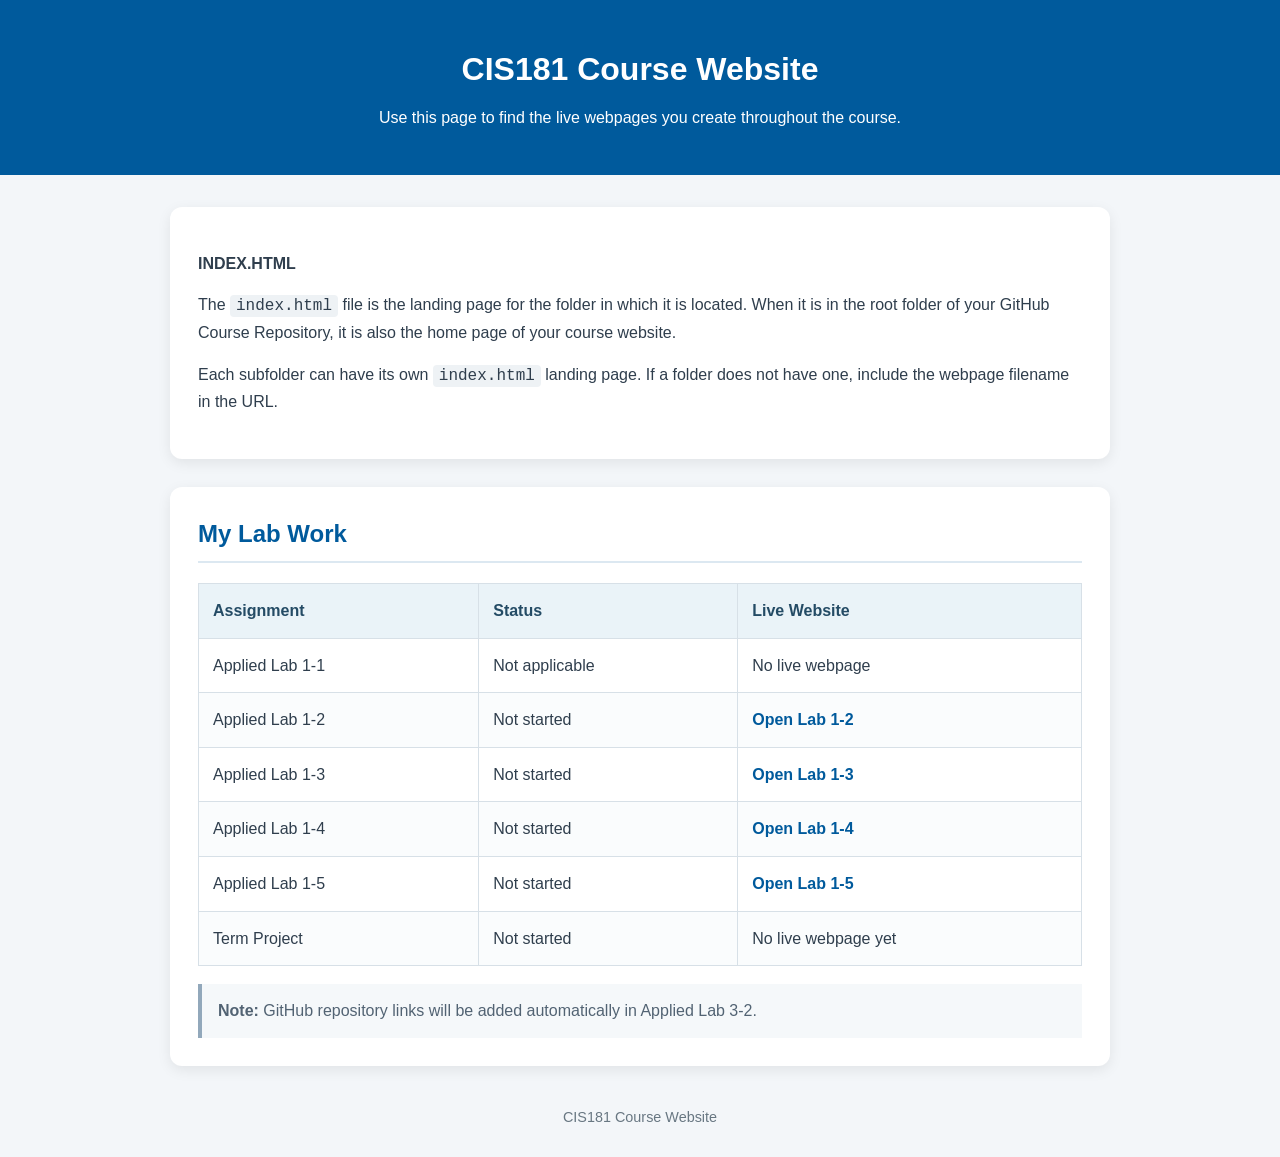
<file: index.html>
<!DOCTYPE html>
<html lang="en">
<head>
    <meta charset="UTF-8">
    <meta name="viewport" content="width=device-width, initial-scale=1.0">
    <title>CIS181 Course Website</title>
    <style>
        * { box-sizing: border-box; }
        body { margin: 0; background: #f3f6f9; color: #2f3e4d; font-family: Arial, Helvetica, sans-serif; line-height: 1.6; }
        .page-header { padding: 44px 20px; color: #ffffff; background: #005a9c; text-align: center; }
        .page-header h1 { margin: 0; }
        .page-header p { max-width: 720px; margin: 10px auto 0; }
        .container { max-width: 980px; margin: 32px auto; padding: 0 20px; }
        section { margin-bottom: 28px; padding: 28px; background: #ffffff; border-radius: 12px; box-shadow: 0 4px 14px rgb(0 0 0 / 8%); }
        h2 { margin-top: 0; padding-bottom: 8px; color: #005a9c; border-bottom: 2px solid #dce8f1; }
        code { padding: 2px 6px; background: #eef2f5; border-radius: 4px; font-family: Consolas, Monaco, monospace; }
        .callout-note { margin: 18px 0 0; padding: 14px 16px; color: #526373; background: #f5f8fa; border-left: 4px solid #92a8bb; }
        table { width: 100%; border-collapse: collapse; }
        th, td { padding: 14px; border: 1px solid #d7e0e7; text-align: left; vertical-align: top; }
        th { color: #244b65; background: #eaf3f8; }
        tbody tr:nth-child(even) { background: #fafcfd; }
        .status { white-space: nowrap; }
        .live-link { color: #005a9c; font-weight: bold; text-decoration: none; }
        .live-link:hover, .live-link:focus { text-decoration: underline; }
        footer { padding: 8px 20px 32px; color: #687782; text-align: center; font-size: 0.9rem; }
        @media (max-width: 650px) { .page-header { padding: 36px 18px; } section { padding: 22px; } th, td { padding: 10px; } .status { white-space: normal; } }
    </style>
</head>
<body>
    <header class="page-header">
        <h1>CIS181 Course Website</h1>
        <p>Use this page to find the live webpages you create throughout the course.</p>
    </header>

    <main class="container">
        <section>
            <p><strong>INDEX.HTML</strong></p>
            <p>The <code>index.html</code> file is the landing page for the folder in which it is located. When it is in the root folder of your GitHub Course Repository, it is also the home page of your course website.</p>
            <p>Each subfolder can have its own <code>index.html</code> landing page. If a folder does not have one, include the webpage filename in the URL.</p>
        </section>

        <section>
            <h2>My Lab Work</h2>
            <table>
                <thead>
                    <tr>
                        <th>Assignment</th>
                        <th>Status</th>
                        <th>Live Website</th>
                    </tr>
                </thead>
                <tbody>
                    <tr><td>Applied Lab 1-1</td><td class="status">Not applicable</td><td>No live webpage</td></tr>
                    <tr><td>Applied Lab 1-2</td><td class="status">Not started</td><td><a class="live-link" href="lab1-2/">Open Lab 1-2</a></td></tr>
                    <tr><td>Applied Lab 1-3</td><td class="status">Not started</td><td><a class="live-link" href="lab1-3/">Open Lab 1-3</a></td></tr>
                    <tr><td>Applied Lab 1-4</td><td class="status">Not started</td><td><a class="live-link" href="lab1-4/">Open Lab 1-4</a></td></tr>
                    <tr><td>Applied Lab 1-5</td><td class="status">Not started</td><td><a class="live-link" href="lab1-5/">Open Lab 1-5</a></td></tr>
                    <tr><td>Term Project</td><td class="status">Not started</td><td>No live webpage yet</td></tr>
                </tbody>
            </table>
            <p class="callout-note"><strong>Note:</strong> GitHub repository links will be added automatically in Applied Lab 3-2.</p>
        </section>
    </main>

    <footer>CIS181 Course Website</footer>
</body>
</html>
</file>
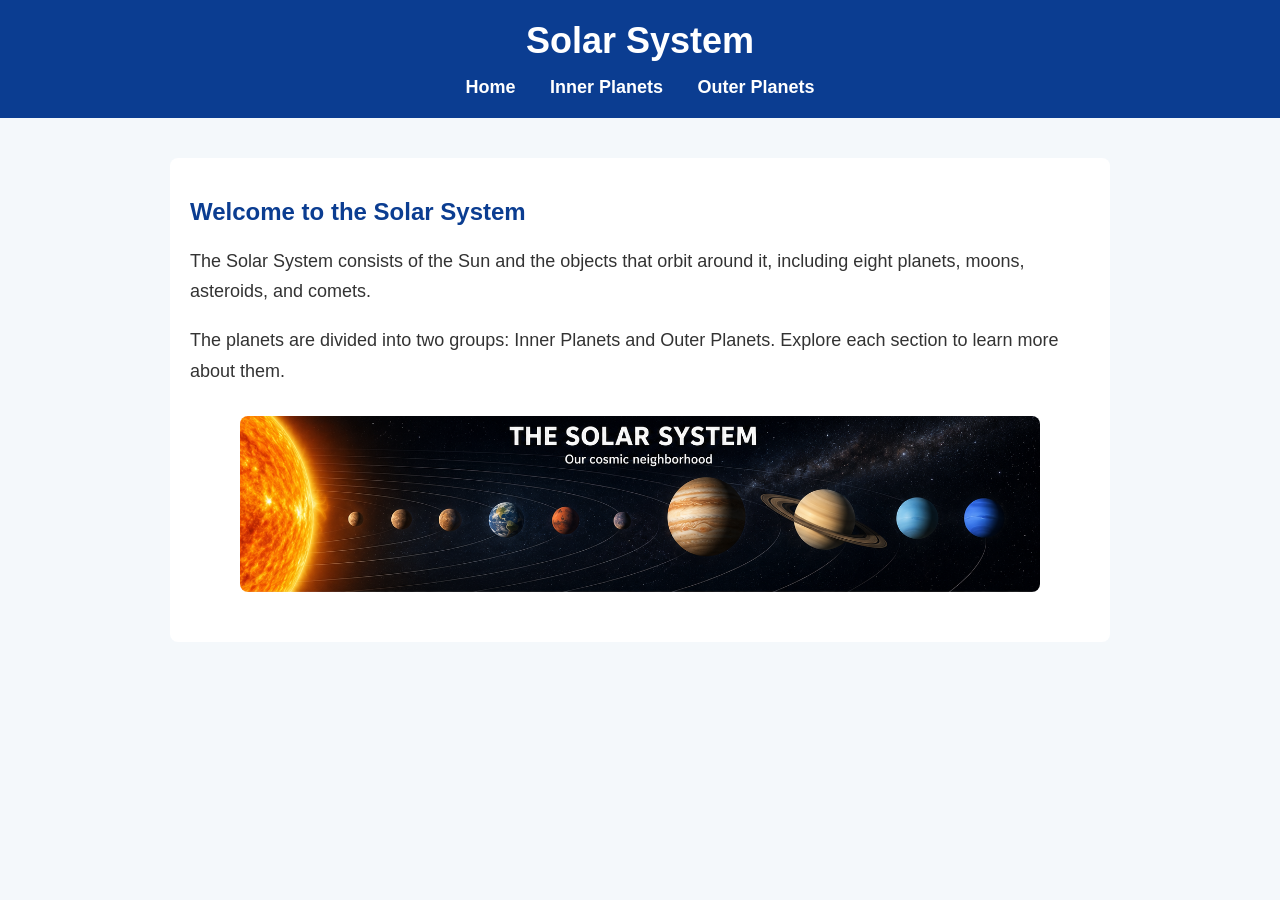
<file: lab1-2/index.html>
<!DOCTYPE html>
<html lang="en">
<head>
  <meta charset="UTF-8">
  <meta name="viewport" content="width=device-width, initial-scale=1.0">
  <title>Our Solar System</title>
  <link rel="stylesheet" href="css/styles.css">
</head>
<body>

<header>
  <h1>Solar System</h1>
  <nav>
    <a href="index.html">Home</a>
    <a href="inner-planets.html">Inner Planets</a>
    <a href="outer-planets.html">Outer Planets</a>
  </nav>
</header>

<main>
  <h2>Welcome to the Solar System</h2>

  <p>
    The Solar System consists of the Sun and the objects that orbit around it,
    including eight planets, moons, asteroids, and comets.
  </p>

  <p>
    The planets are divided into two groups: Inner Planets and Outer Planets.
    Explore each section to learn more about them.
  </p>

  <img src="images/solar-system.png" alt="Solar System Overview" width="800">
</main>

</body>
</html>
</file>
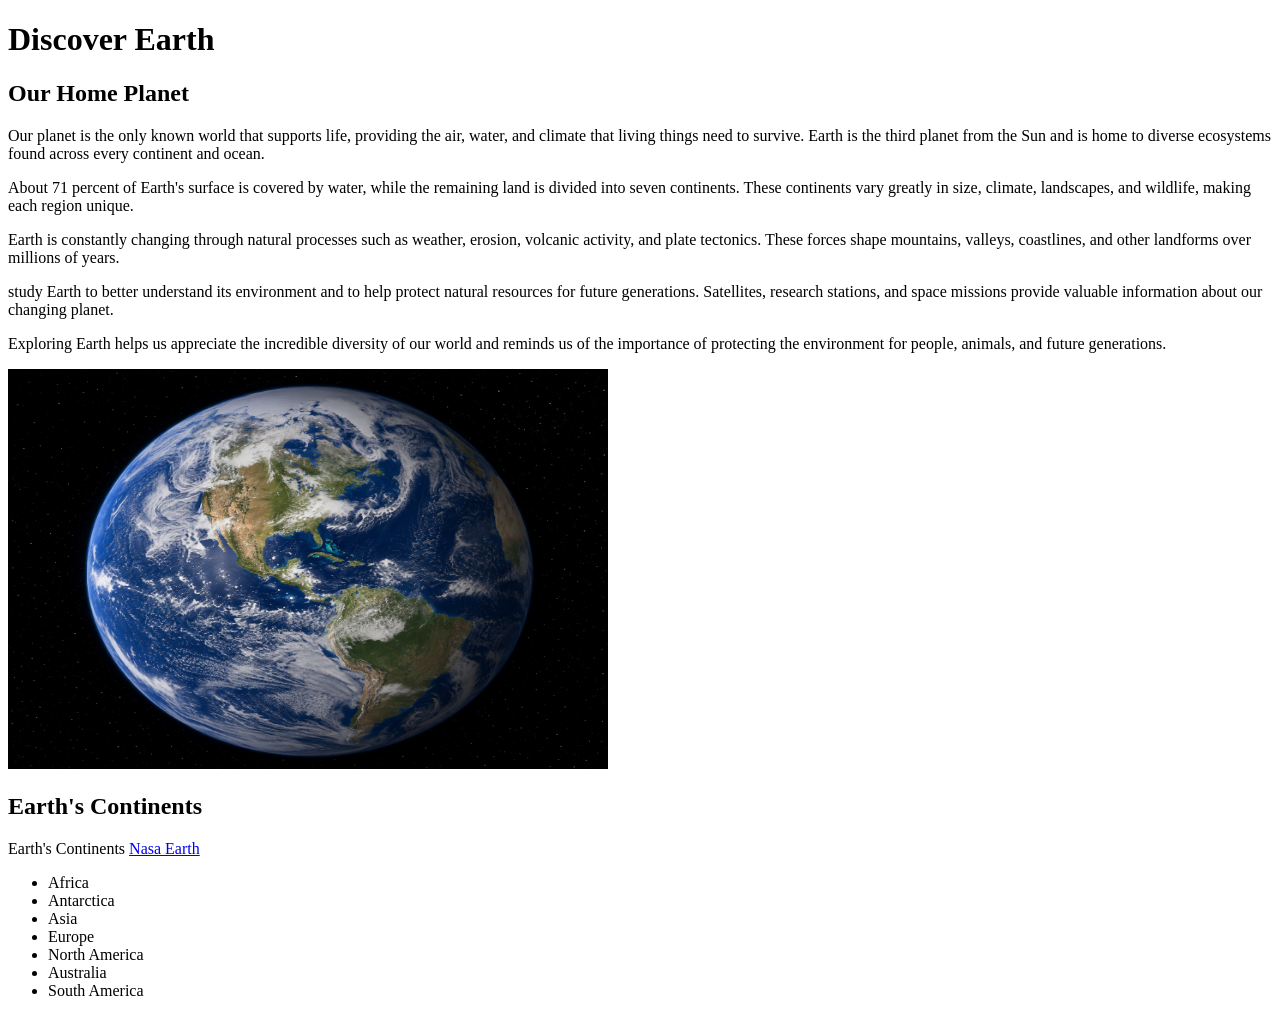
<file: lab1-3/index.html>
<!DOCTYPE html>
<html lang="en">
<head>
    <meta charset="UTF-8">
    <meta name="viewport" content="width=device-width, initial-scale=1.0">
    <title> Discover Earth</title>
    <!-- Add the required head elements from the lab instructions here. -->
</head>
<body>
    <h1>Discover Earth</h1>
    <h2>Our Home Planet</h2>
    <p> 

        Our planet is the only known world that supports life, providing the
        air, water, and climate that living things need to survive. Earth is the
        third planet from the Sun and is home to diverse ecosystems found across
        every continent and ocean.</p>

       <p> About 71 percent of Earth's surface is covered by water, while the
        remaining land is divided into seven continents. These continents vary
        greatly in size, climate, landscapes, and wildlife, making each region
        unique.</p>

        <p>Earth is constantly changing through natural processes such as weather,
        erosion, volcanic activity, and plate tectonics. These forces shape
        mountains, valleys, coastlines, and other landforms over millions of
        years.</p>

        <p>study Earth to better understand its environment and to help
        protect natural resources for future generations. Satellites, research
        stations, and space missions provide valuable information about our
        changing planet.</p

       <p>Exploring Earth helps us appreciate the incredible diversity of our
        world and reminds us of the importance of protecting the environment for
        people, animals, and future generations.</p>

        
    </p>
    <img src="images/earth_from_space.png" alt="planet Earth as seen from space. Photo courtesy of NASA" width="600" height="400">

    <h2>Earth's Continents</h2>
Earth's Continents
<a href="https://www.nasa.gov/earth" target="_blank">Nasa Earth</a>
<ul>
        <li>Africa</li>
        <li>Antarctica</li>
        <li>Asia</li>
        <li>Europe</li>
        <li>North America</li>
        <li>Australia</li>
        <li>South America</li>
</body>
</html>
</file>
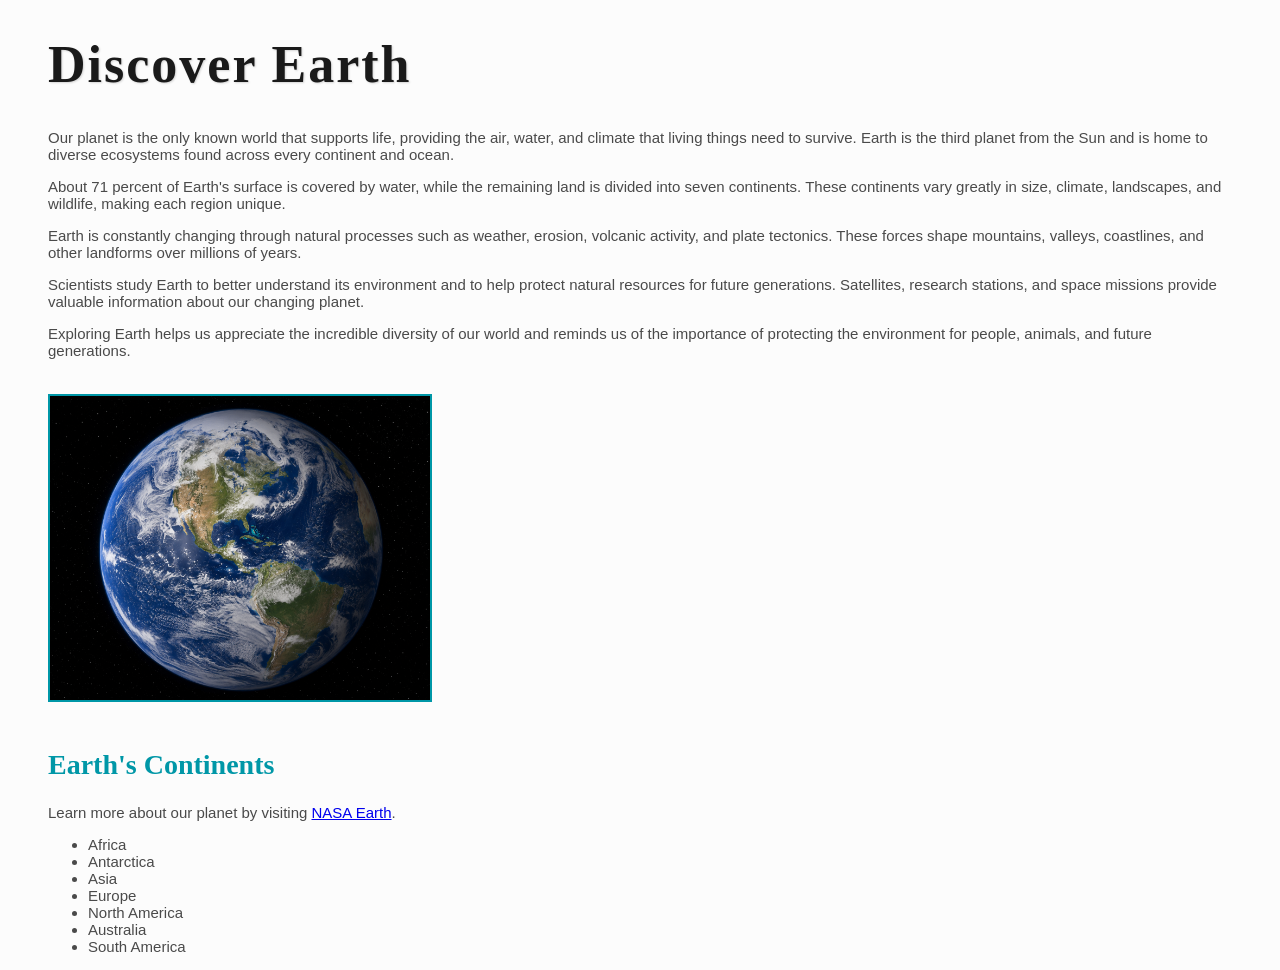
<file: lab1-4/index.html>
<!DOCTYPE html>
<html lang="en">
<head>
    <link rel="stylesheet" href="../css/style.css">
    <meta charset="UTF-8">
    <title>Discover Earth</title>
</head>
<body>
    <h1>Discover Earth</h1>
    <p>Our planet is the only known world that supports life, providing the air, water, and climate that living things need to survive. Earth is the third planet from the Sun and is home to diverse ecosystems found across every continent and ocean.</p>

    <p>About 71 percent of Earth's surface is covered by water, while the remaining land is divided into seven continents. These continents vary greatly in size, climate, landscapes, and wildlife, making each region unique.</p>

    <p>Earth is constantly changing through natural processes such as weather, erosion, volcanic activity, and plate tectonics. These forces shape mountains, valleys, coastlines, and other landforms over millions of years.</p>

    <p>Scientists study Earth to better understand its environment and to help protect natural resources for future generations. Satellites, research stations, and space missions provide valuable information about our changing planet.</p>

    <p>Exploring Earth helps us appreciate the incredible diversity of our world and reminds us of the importance of protecting the environment for people, animals, and future generations.</p>

    <img src="images/earth_from_space.png"
         alt="Planet Earth viewed from space. Photo courtesy of NASA.">

    <h2>Earth's Continents</h2>

    <p>
        Learn more about our planet by visiting
        <a href="https://science.nasa.gov/earth/">NASA Earth</a>.
    </p>

    <ul>
        <li>Africa</li>
        <li>Antarctica</li>
        <li>Asia</li>
        <li>Europe</li>
        <li>North America</li>
        <li>Australia</li>
        <li>South America</li>
    </ul>

</body>
</html>
</file>
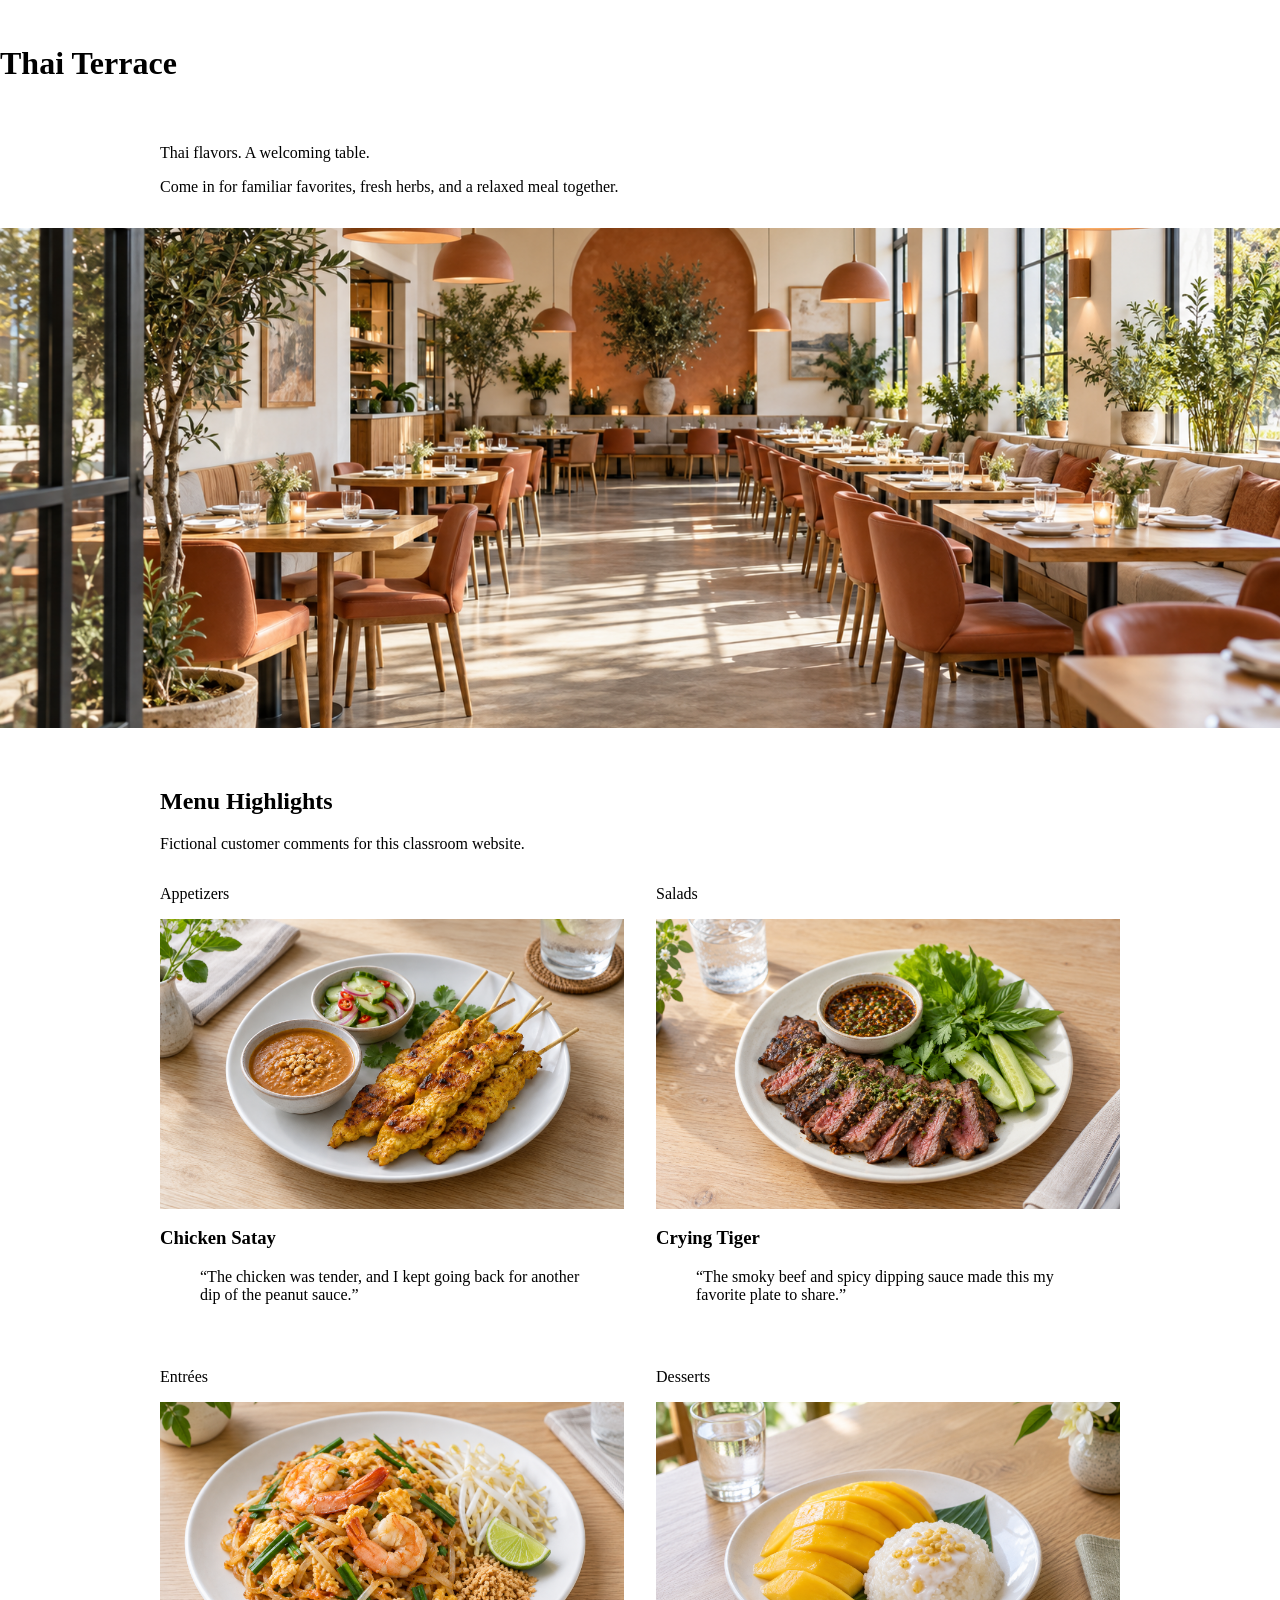
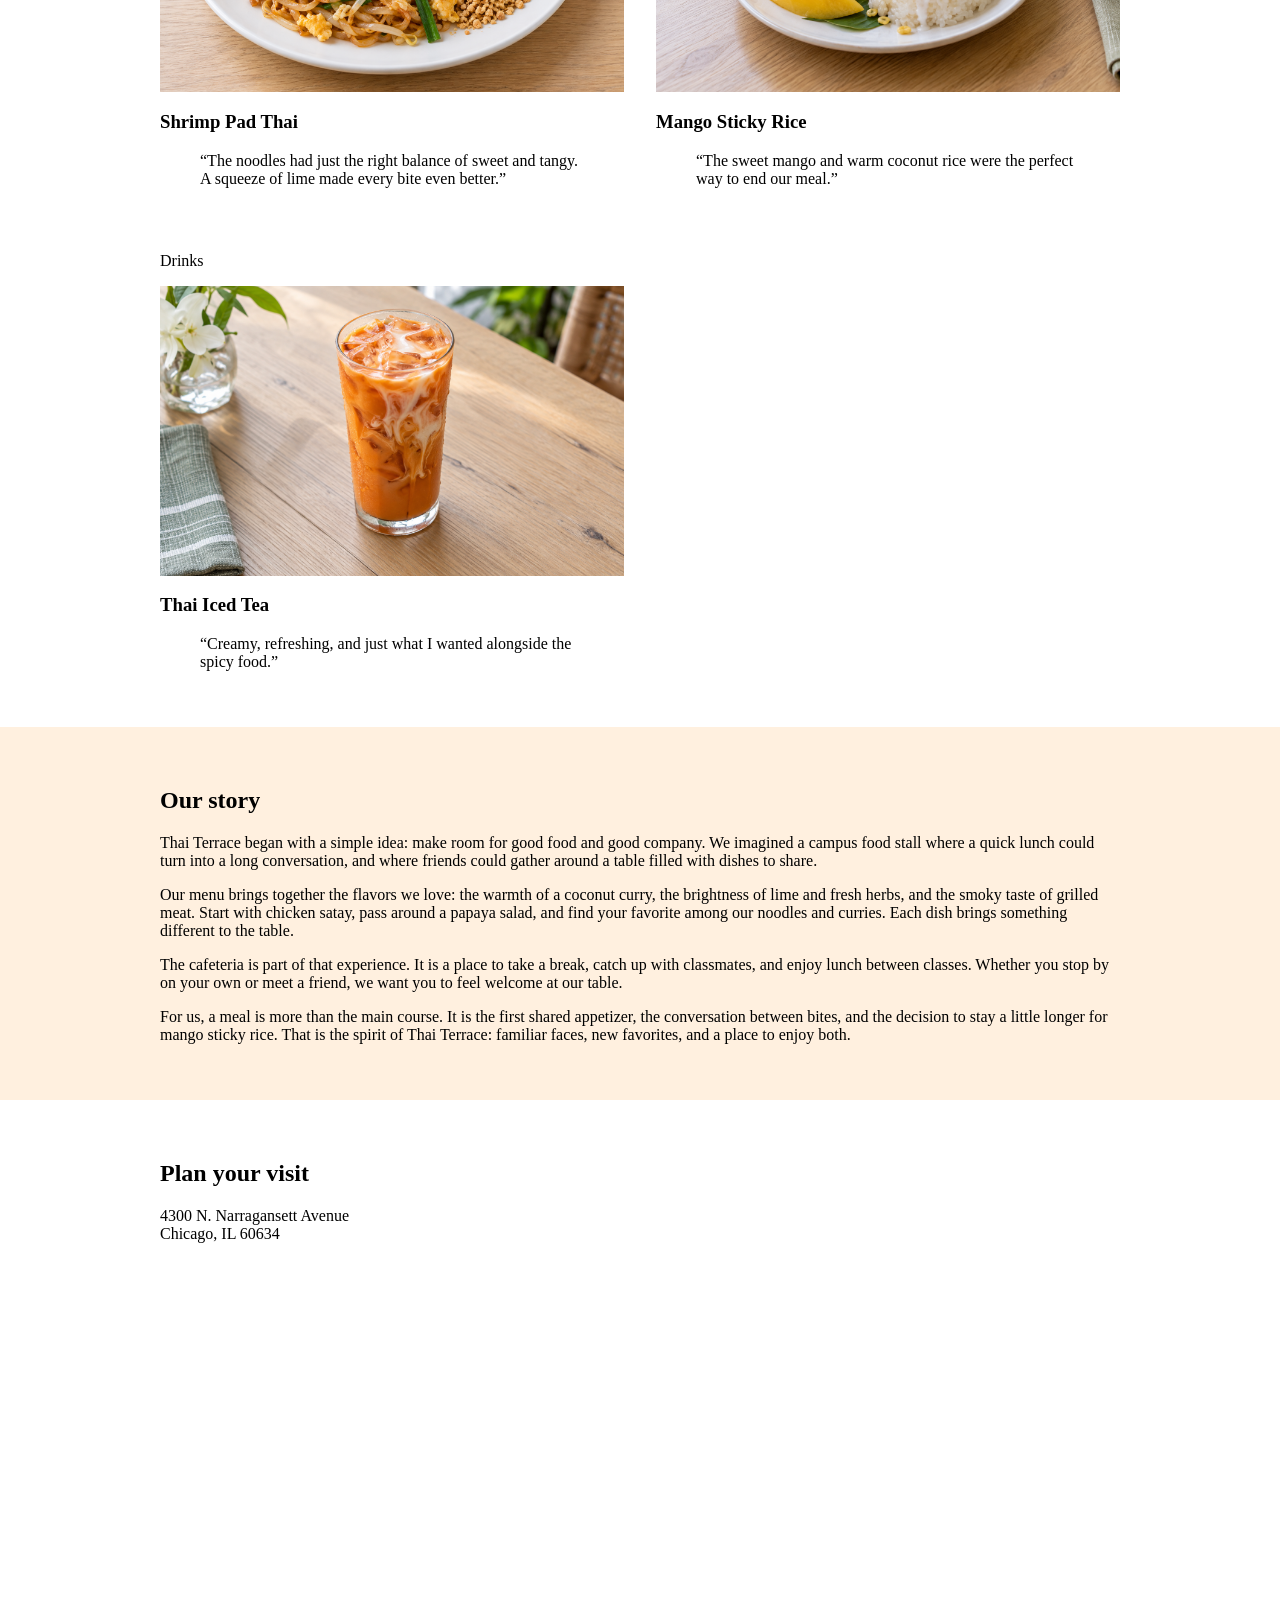
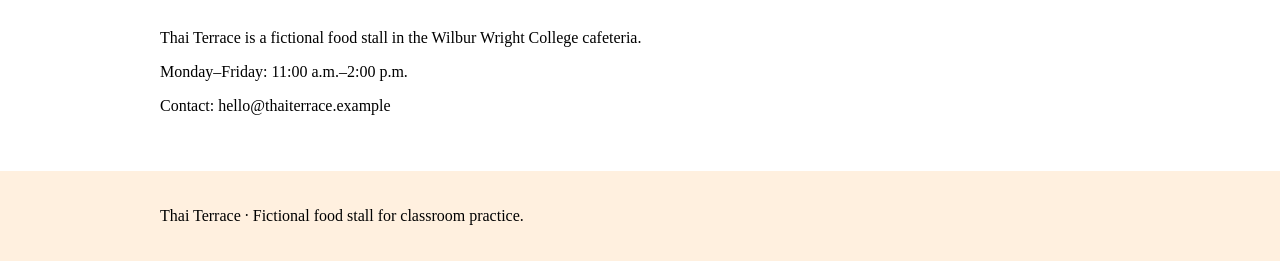
<file: demo/Demo 2-1/index.html>
<!doctype html>
<html lang="en">
  <head>
    <meta charset="utf-8" />
    <title>Home | Thai Terrace</title>
    <link rel="icon" type="image/svg+xml" href="images/favicon.svg" />
    <link rel="stylesheet" href="css/style.css" />
  </head>
  <body>
    <header class="page-header">
      <h1>Thai Terrace</h1>
    </header>
    <main>
      <section class="hero">
        <div class="container hero-copy">
          <p>Thai flavors. A welcoming table.</p>
          <p>
            Come in for familiar favorites, fresh herbs, and a relaxed meal
            together.
          </p>
        </div>
        <img
          class="hall-photo"
          src="images/dining-hall.png"
          width="1200"
          height="500"
          alt="A bright dining hall with wooden tables, warm pendant lights, and large windows."
        />
      </section>
      <section class="section">
        <div class="container">
          <h2>Menu Highlights</h2>
          <p>Fictional customer comments for this classroom website.</p>
          <div class="featured-row">
            <article class="featured-dish">
              <p>Appetizers</p>
              <img
                class="dish-photo"
                src="images/chicken-satay.png"
                width="464"
                height="290"
                alt="Chicken satay skewers with peanut sauce and cucumber relish."
              />
              <h3>Chicken Satay</h3>
              <blockquote>
                <p>
                  “The chicken was tender, and I kept going back for another dip
                  of the peanut sauce.”
                </p>
              </blockquote>
            </article>
            <article class="featured-dish">
              <p>Salads</p>
              <img
                class="dish-photo"
                src="images/crying-tiger.png"
                width="464"
                height="290"
                alt="Sliced grilled beef with toasted-rice chili dipping sauce and fresh vegetables."
              />
              <h3>Crying Tiger</h3>
              <blockquote>
                <p>
                  “The smoky beef and spicy dipping sauce made this my favorite
                  plate to share.”
                </p>
              </blockquote>
            </article>
            <article class="featured-dish">
              <p>Entrées</p>
              <img
                class="dish-photo"
                src="images/pad-thai.png"
                width="464"
                height="290"
                alt="Shrimp pad Thai with peanuts, bean sprouts, and lime."
              />
              <h3>Shrimp Pad Thai</h3>
              <blockquote>
                <p>
                  “The noodles had just the right balance of sweet and tangy. A
                  squeeze of lime made every bite even better.”
                </p>
              </blockquote>
            </article>
            <article class="featured-dish">
              <p>Desserts</p>
              <img
                class="dish-photo"
                src="images/mango-sticky-rice.png"
                width="464"
                height="290"
                alt="Ripe mango beside coconut sticky rice."
              />
              <h3>Mango Sticky Rice</h3>
              <blockquote>
                <p>
                  “The sweet mango and warm coconut rice were the perfect way to
                  end our meal.”
                </p>
              </blockquote>
            </article>
            <article class="featured-dish">
              <p>Drinks</p>
              <img
                class="dish-photo"
                src="images/thai-iced-tea.png"
                width="464"
                height="290"
                alt="A glass of orange Thai iced tea with milk and ice."
              />
              <h3>Thai Iced Tea</h3>
              <blockquote>
                <p>
                  “Creamy, refreshing, and just what I wanted alongside the
                  spicy food.”
                </p>
              </blockquote>
            </article>
          </div>
        </div>
      </section>
      <section class="section story">
        <div class="container">
          <h2>Our story</h2>
          <p>
            Thai Terrace began with a simple idea: make room for good food and
            good company. We imagined a campus food stall where a quick
            lunch could turn into a long conversation, and where friends could
            gather around a table filled with dishes to share.
          </p>
          <p>
            Our menu brings together the flavors we love: the warmth of a
            coconut curry, the brightness of lime and fresh herbs, and the smoky
            taste of grilled meat. Start with chicken satay, pass around a
            papaya salad, and find your favorite among our noodles and curries.
            Each dish brings something different to the table.
          </p>
          <p>
            The cafeteria is part of that experience. It is a place to take a break, catch up with classmates, and enjoy lunch between classes. Whether you stop by on your own or meet a friend, we want you to feel welcome at our table.
          </p>
          <p>
            For us, a meal is more than the main course. It is the first shared
            appetizer, the conversation between bites, and the decision to stay
            a little longer for mango sticky rice. That is the spirit of Thai
            Terrace: familiar faces, new favorites, and a place to enjoy both.
          </p>
        </div>
      </section>
      <section class="section">
        <div class="container">
          <h2>Plan your visit</h2>
          <p>4300 N. Narragansett Avenue<br />Chicago, IL 60634</p>
          <iframe
            title="Google Map: Wilbur Wright College"
            src="https://www.google.com/maps?q=Wilbur+Wright+College+4300+N+Narragansett+Ave+Chicago+IL+60634&output=embed"
            width="960"
            height="350"
            style="border: 0;"
            loading="lazy"
            referrerpolicy="no-referrer-when-downgrade"
            allowfullscreen
          ></iframe>
          <p>
            Thai Terrace is a fictional food stall in the Wilbur Wright College cafeteria.
          </p>
          <p>Monday–Friday: 11:00 a.m.–2:00 p.m.</p>
          <p>Contact: hello@thaiterrace.example</p>
        </div>
      </section>
    </main>
    <footer>
      <div class="container">
        <p>Thai Terrace · Fictional food stall for classroom practice.</p>
      </div>
    </footer>
  </body>
</html>
</file>
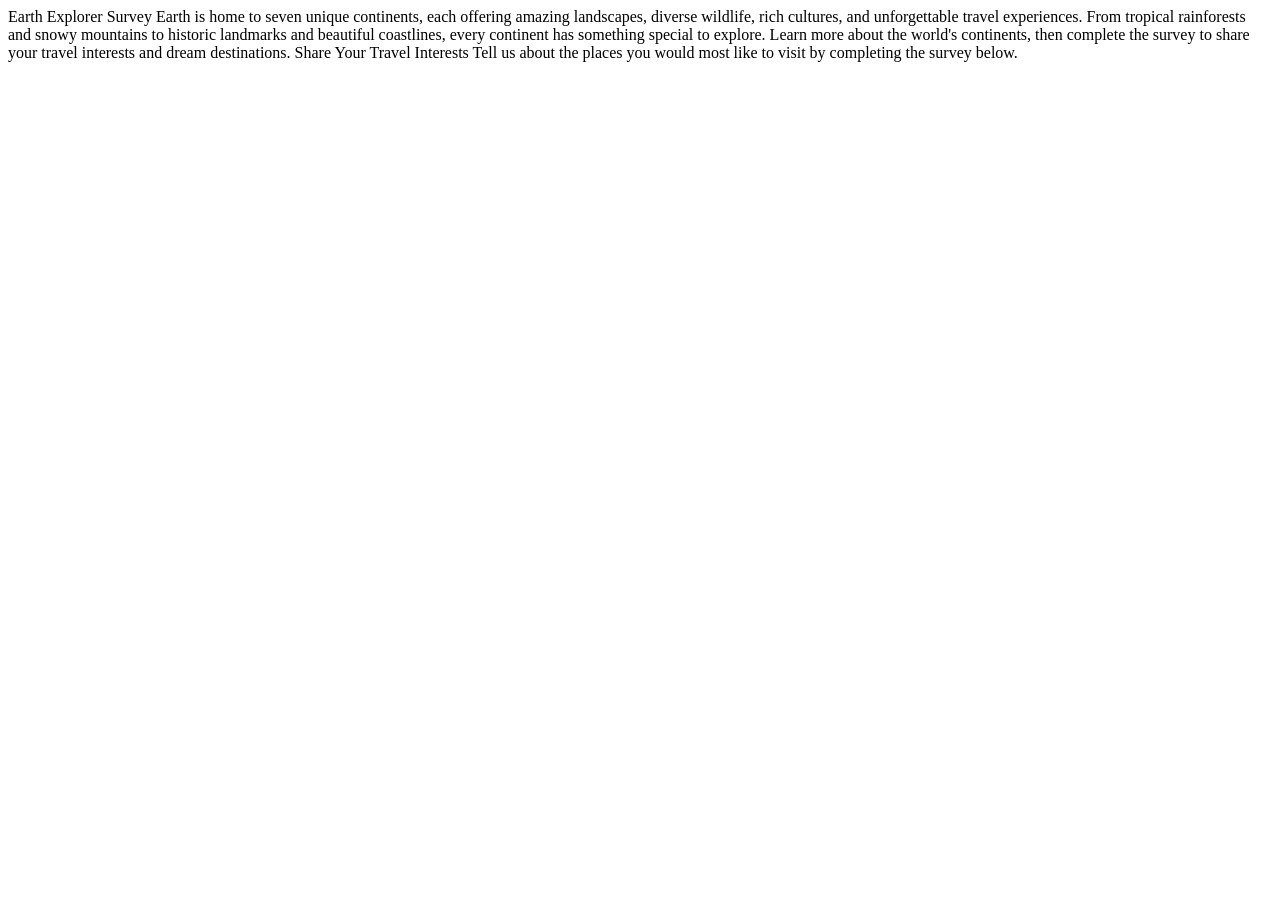
<file: lab1-5/lab1-5/index.html>
<!DOCTYPE html>
<html lang="en">

<head>
    <title>Earth Explorer Survey</title>
</head>

<body>

    Earth Explorer Survey

    Earth is home to seven unique continents, each offering amazing landscapes, 
    diverse wildlife, rich cultures, and unforgettable travel experiences. From
    tropical rainforests and snowy mountains to historic landmarks and beautiful
    coastlines, every continent has something special to explore.

    Learn more about the world's continents, then complete the survey to share
    your travel interests and dream destinations.

    <!-- Create the continent table here -->

    Share Your Travel Interests

    Tell us about the places you would most like to visit by completing the survey below.

    <!-- Create the survey form here -->

</body>

</html>
</file>
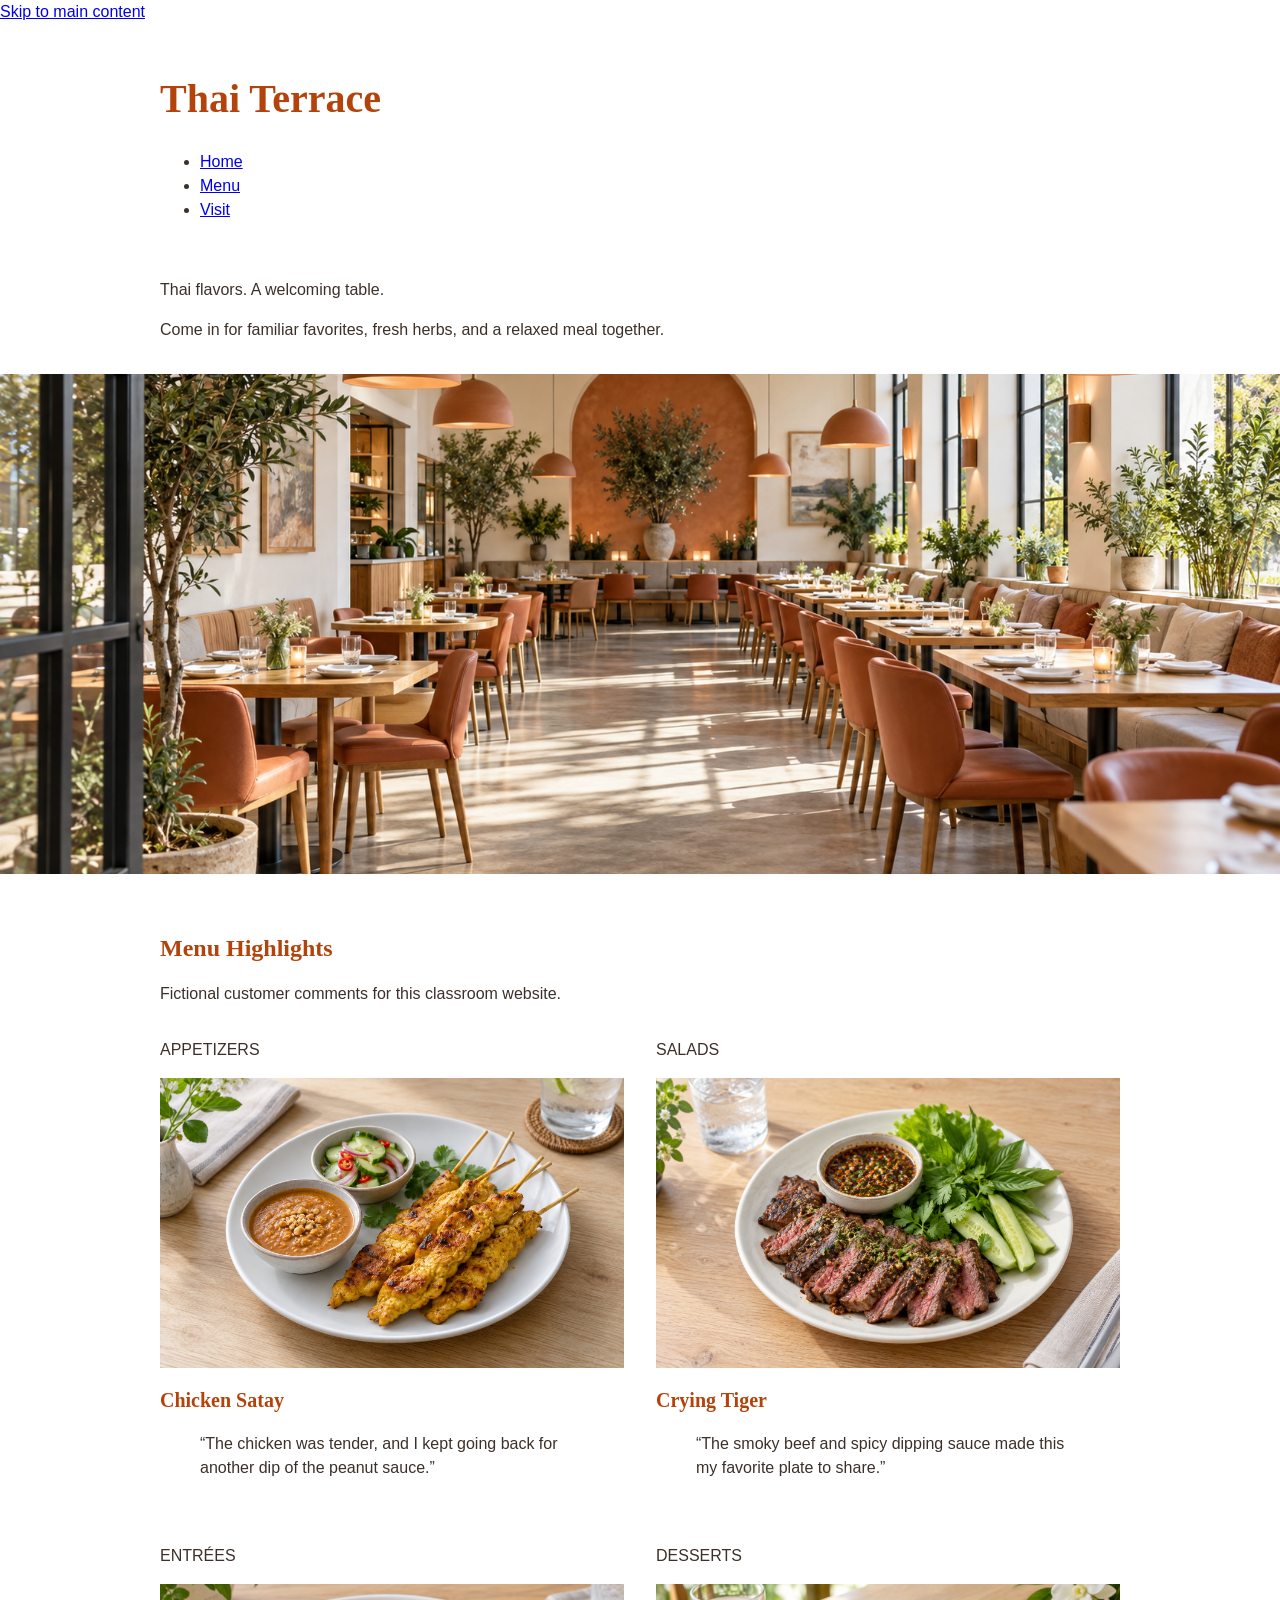
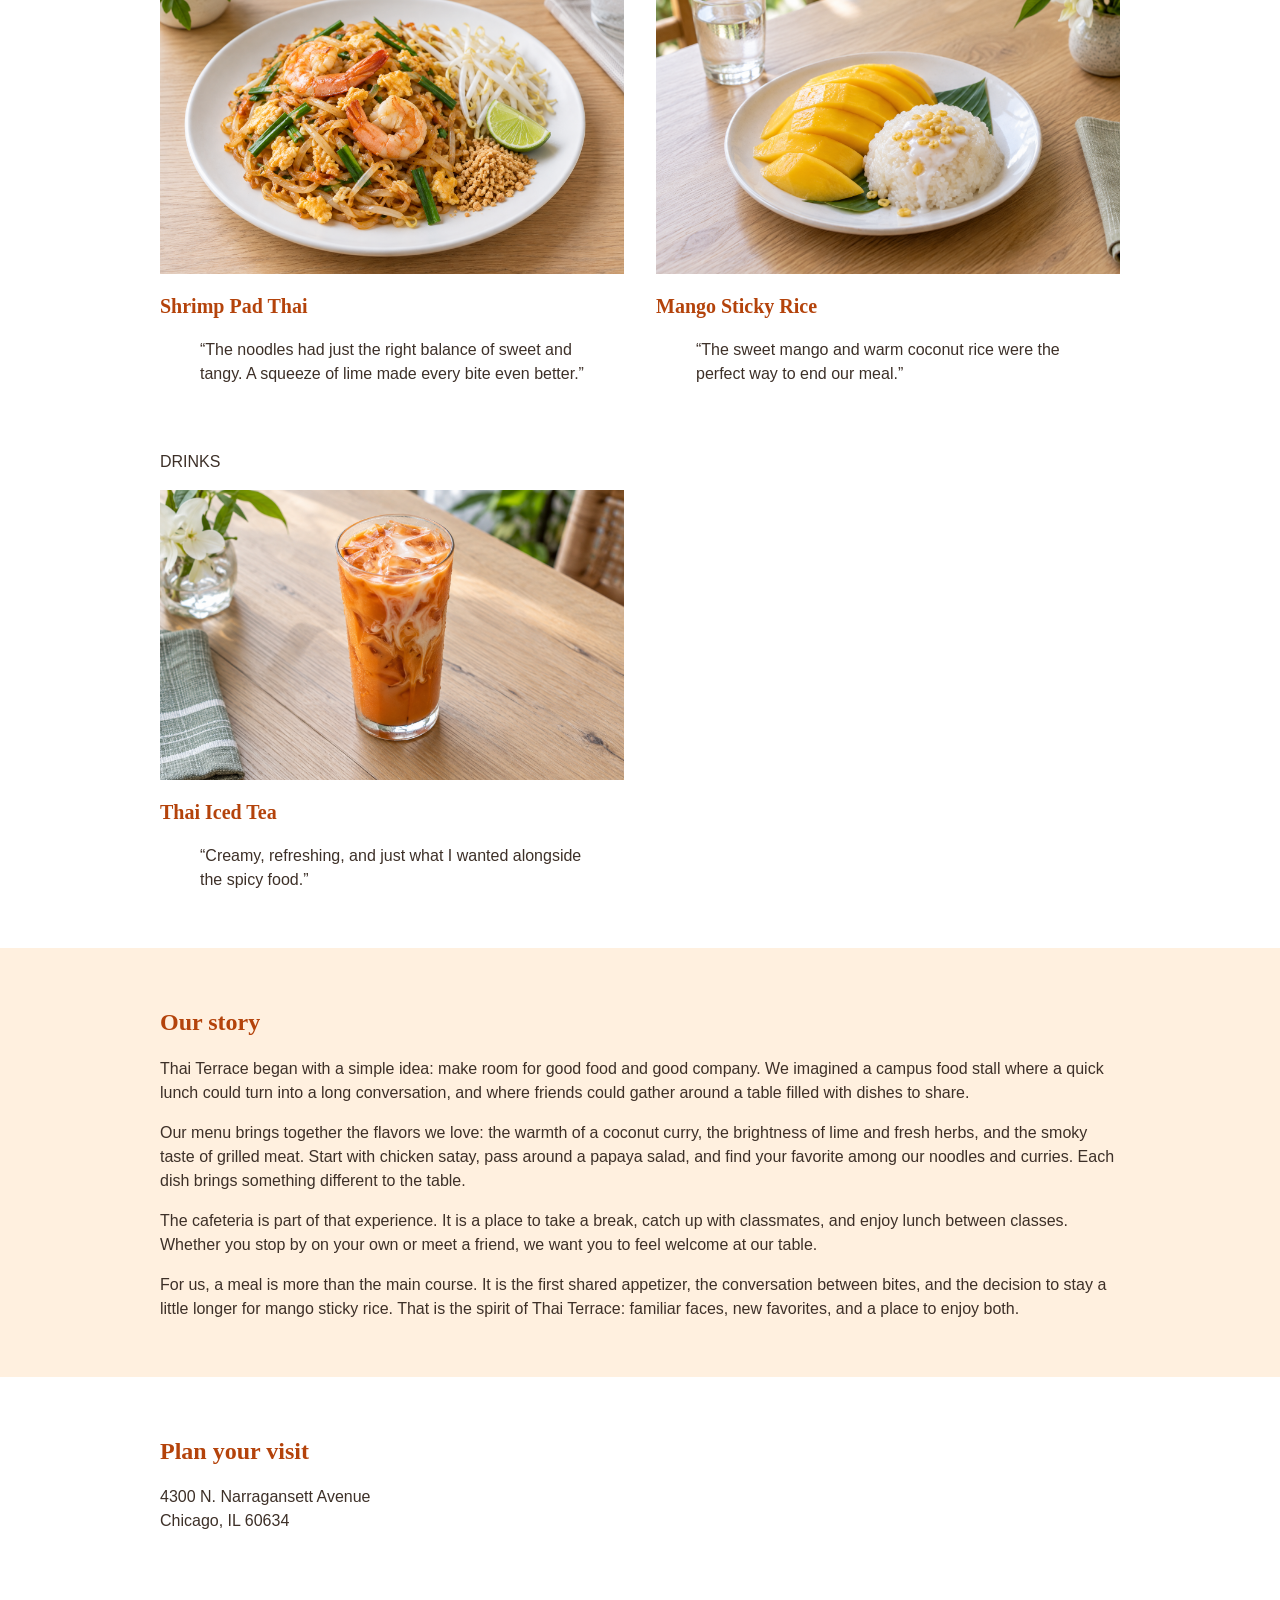
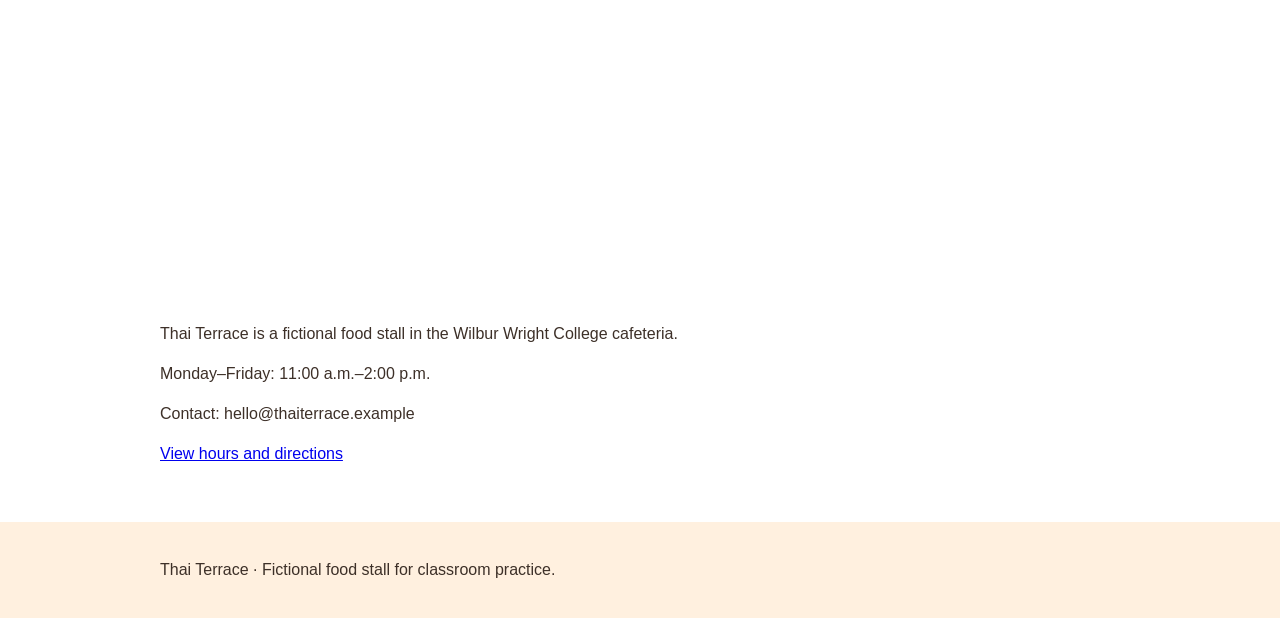
<file: demo/Demo 2-3/solution/index.html>
<!doctype html>
<html lang="en">
  <head>
    <meta charset="utf-8" />
    <title>Home | Thai Terrace</title>
    <link rel="icon" type="image/svg+xml" href="images/favicon.svg" />
    <link rel="stylesheet" href="css/style.css" />
  </head>
  <body>
    <a class="skip-link" href="#main">Skip to main content</a>
    <header class="page-header">
      <div class="container">
        <h1>Thai Terrace</h1>
        <nav aria-label="Primary">
          <ul>
            <li><a href="index.html" aria-current="page">Home</a></li>
            <li><a href="pages/menu.html">Menu</a></li>
            <li><a href="pages/visit.html">Visit</a></li>
          </ul>
        </nav>
      </div>
    </header>
    <main id="main">
      <section class="hero">
        <div class="container hero-copy">
          <p>Thai flavors. A welcoming table.</p>
          <p>
            Come in for familiar favorites, fresh herbs, and a relaxed meal
            together.
          </p>
        </div>
        <img
          class="hall-photo"
          src="images/dining-hall.png"
          width="1200"
          height="500"
          alt="A bright dining hall with wooden tables, warm pendant lights, and large windows."
        />
      </section>
      <section class="section">
        <div class="container">
          <h2>Menu Highlights</h2>
          <p>Fictional customer comments for this classroom website.</p>
          <div class="featured-row">
            <article class="featured-dish">
              <p>Appetizers</p>
              <img
                class="dish-photo"
                src="images/chicken-satay.png"
                width="464"
                height="290"
                alt="Chicken satay skewers with peanut sauce and cucumber relish."
              />
              <h3>Chicken Satay</h3>
              <blockquote>
                <p>
                  “The chicken was tender, and I kept going back for another dip
                  of the peanut sauce.”
                </p>
              </blockquote>
            </article>
            <article class="featured-dish">
              <p>Salads</p>
              <img
                class="dish-photo"
                src="images/crying-tiger.png"
                width="464"
                height="290"
                alt="Sliced grilled beef with toasted-rice chili dipping sauce and fresh vegetables."
              />
              <h3>Crying Tiger</h3>
              <blockquote>
                <p>
                  “The smoky beef and spicy dipping sauce made this my favorite
                  plate to share.”
                </p>
              </blockquote>
            </article>
            <article class="featured-dish">
              <p>Entrées</p>
              <img
                class="dish-photo"
                src="images/pad-thai.png"
                width="464"
                height="290"
                alt="Shrimp pad Thai with peanuts, bean sprouts, and lime."
              />
              <h3>Shrimp Pad Thai</h3>
              <blockquote>
                <p>
                  “The noodles had just the right balance of sweet and tangy. A
                  squeeze of lime made every bite even better.”
                </p>
              </blockquote>
            </article>
            <article class="featured-dish">
              <p>Desserts</p>
              <img
                class="dish-photo"
                src="images/mango-sticky-rice.png"
                width="464"
                height="290"
                alt="Ripe mango beside coconut sticky rice."
              />
              <h3>Mango Sticky Rice</h3>
              <blockquote>
                <p>
                  “The sweet mango and warm coconut rice were the perfect way to
                  end our meal.”
                </p>
              </blockquote>
            </article>
            <article class="featured-dish">
              <p>Drinks</p>
              <img
                class="dish-photo"
                src="images/thai-iced-tea.png"
                width="464"
                height="290"
                alt="A glass of orange Thai iced tea with milk and ice."
              />
              <h3>Thai Iced Tea</h3>
              <blockquote>
                <p>
                  “Creamy, refreshing, and just what I wanted alongside the
                  spicy food.”
                </p>
              </blockquote>
            </article>
          </div>
        </div>
      </section>
      <section class="section story">
        <div class="container">
          <h2>Our story</h2>
          <p>
            Thai Terrace began with a simple idea: make room for good food and
            good company. We imagined a campus food stall where a quick
            lunch could turn into a long conversation, and where friends could
            gather around a table filled with dishes to share.
          </p>
          <p>
            Our menu brings together the flavors we love: the warmth of a
            coconut curry, the brightness of lime and fresh herbs, and the smoky
            taste of grilled meat. Start with chicken satay, pass around a
            papaya salad, and find your favorite among our noodles and curries.
            Each dish brings something different to the table.
          </p>
          <p>
            The cafeteria is part of that experience. It is a place to take a break, catch up with classmates, and enjoy lunch between classes. Whether you stop by on your own or meet a friend, we want you to feel welcome at our table.
          </p>
          <p>
            For us, a meal is more than the main course. It is the first shared
            appetizer, the conversation between bites, and the decision to stay
            a little longer for mango sticky rice. That is the spirit of Thai
            Terrace: familiar faces, new favorites, and a place to enjoy both.
          </p>
        </div>
      </section>
      <section class="section">
        <div class="container">
          <h2>Plan your visit</h2>
          <p>4300 N. Narragansett Avenue<br />Chicago, IL 60634</p>
          <iframe
            title="Google Map: Wilbur Wright College"
            src="https://www.google.com/maps?q=Wilbur+Wright+College+4300+N+Narragansett+Ave+Chicago+IL+60634&output=embed"
            width="960"
            height="350"
            style="border: 0;"
            loading="lazy"
            referrerpolicy="no-referrer-when-downgrade"
            allowfullscreen
          ></iframe>
          <p>
            Thai Terrace is a fictional food stall in the Wilbur Wright College cafeteria.
          </p>
          <p>Monday–Friday: 11:00 a.m.–2:00 p.m.</p>
          <p>Contact: hello@thaiterrace.example</p>
          <p><a href="pages/visit.html#hours">View hours and directions</a></p>
        </div>
      </section>
    </main>
    <footer>
      <div class="container">
        <p>Thai Terrace · Fictional food stall for classroom practice.</p>
      </div>
    </footer>
  </body>
</html>
</file>
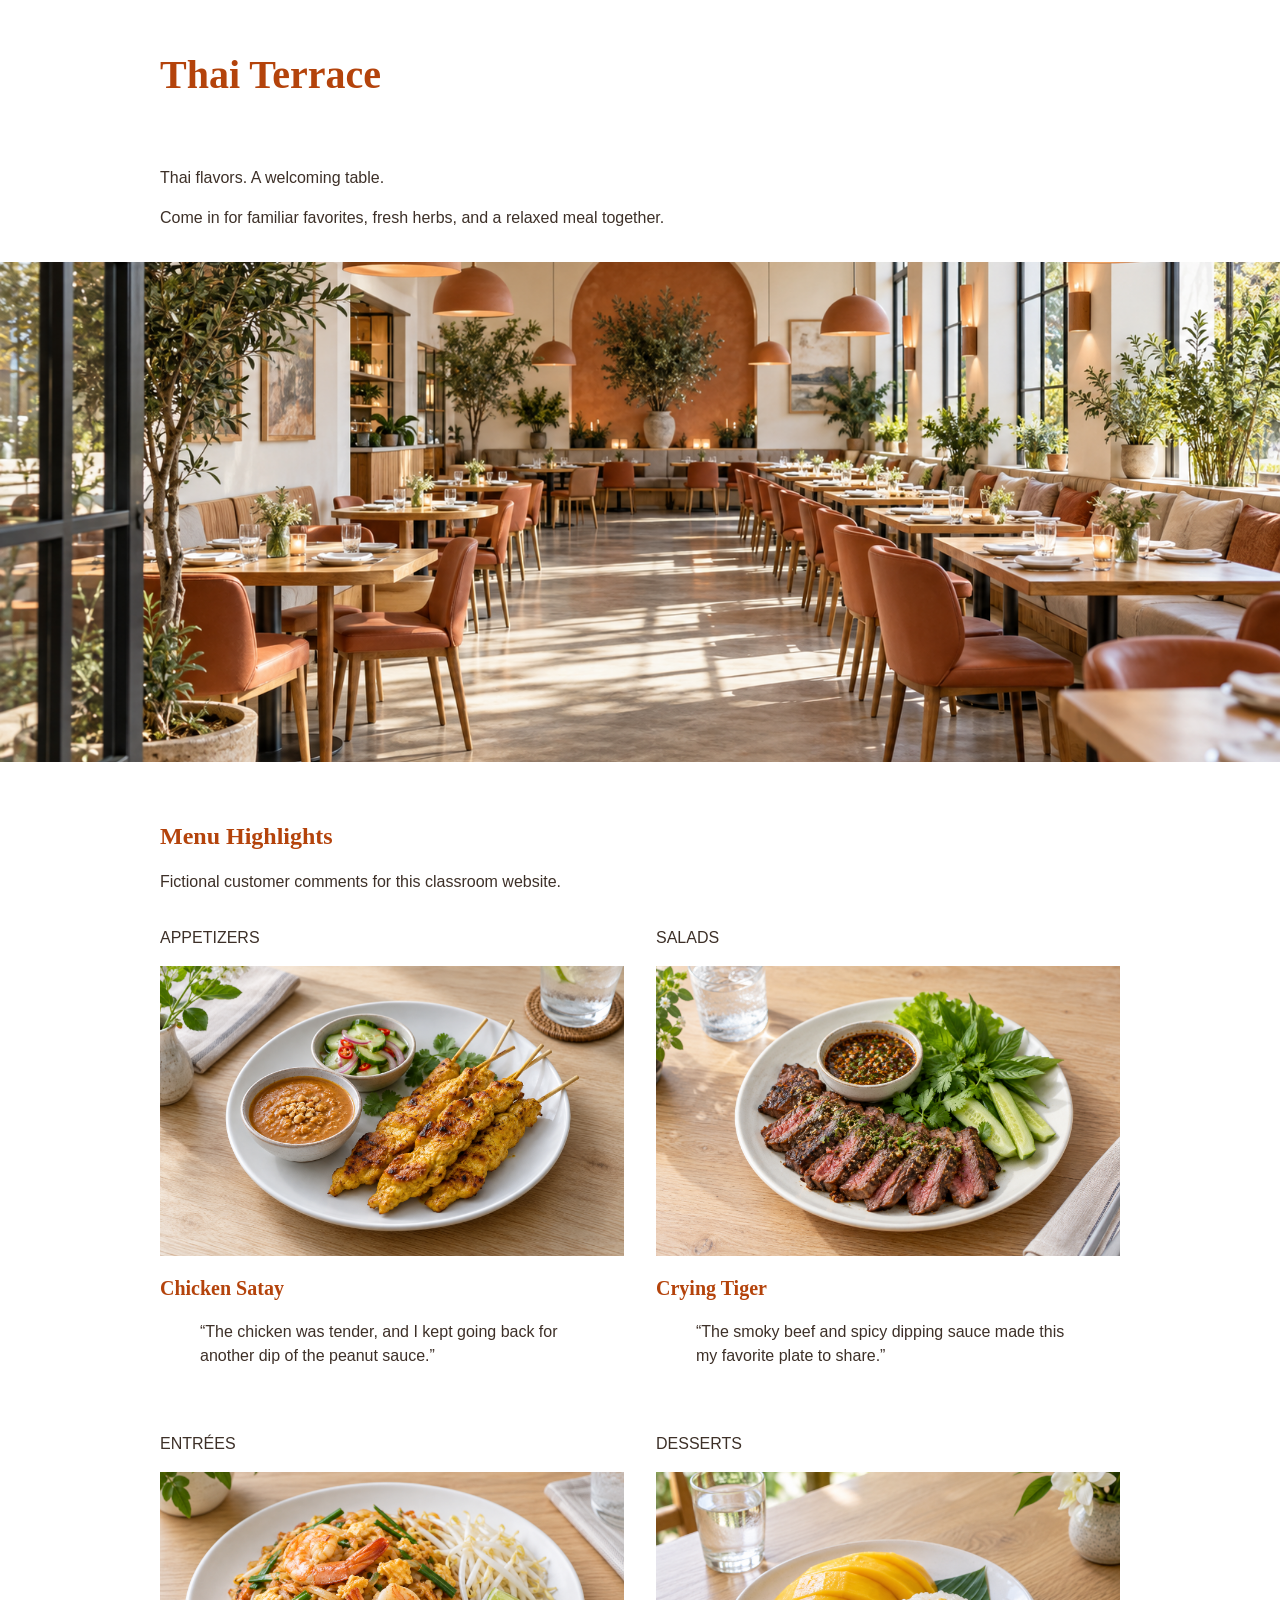
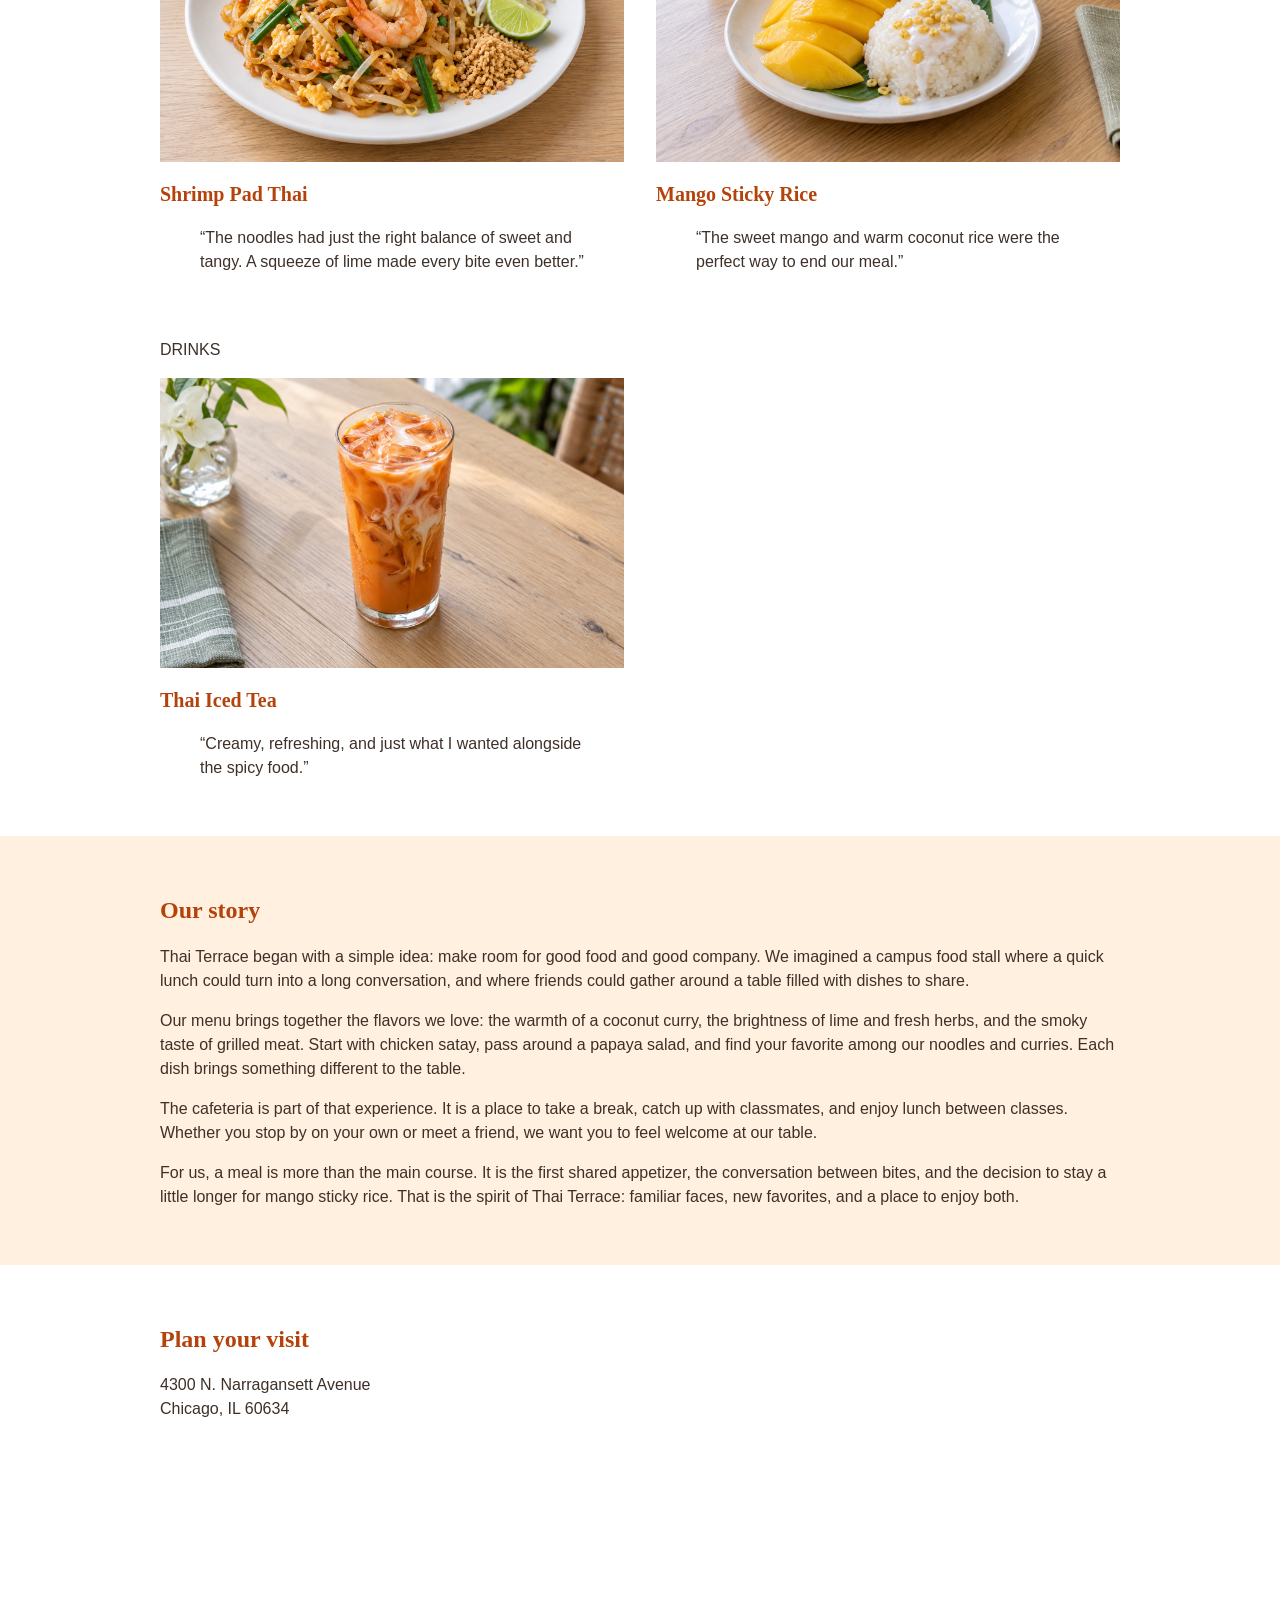
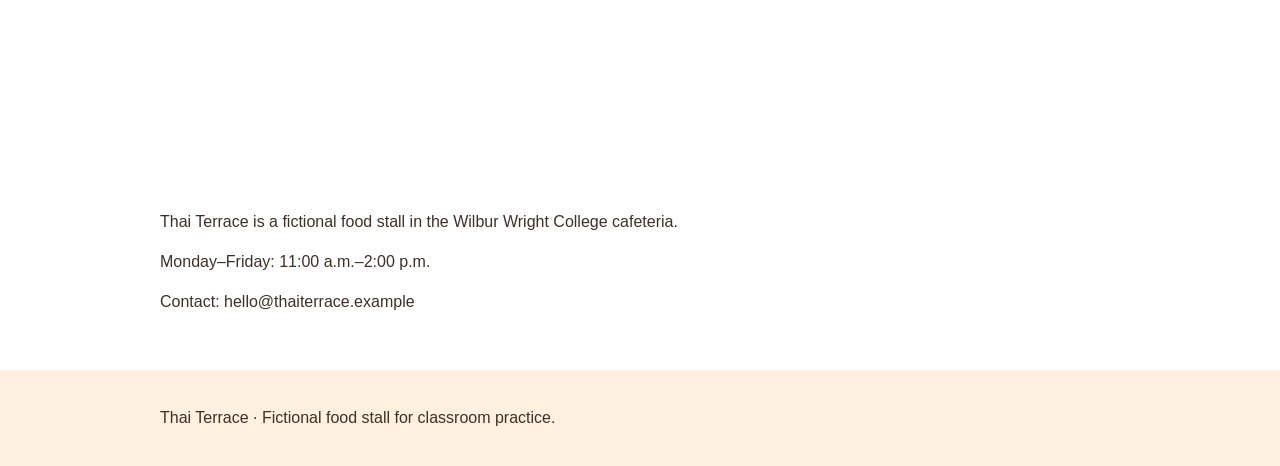
<file: demo/Demo 2-3/student/index.html>
<!doctype html>
<html lang="en">
  <head>
    <meta charset="utf-8" />
    <title>Home | Thai Terrace</title>
    <link rel="icon" type="image/svg+xml" href="images/favicon.svg" />
    <link rel="stylesheet" href="css/style.css" />
  </head>
  <body>
    <!-- TODO 1: Add a link to #main here, with class="skip-link" and the text "Skip to main content". -->
    <header class="page-header">
      <div class="container">
        <h1>Thai Terrace</h1>
        <!-- TODO 2: Add nav with aria-label="Primary". Inside it, add a ul with three li elements and Home, Menu, and Visit links. Use index.html, pages/menu.html, and pages/visit.html, respectively. -->
        <!-- TODO 3: In the navigation you just added, put aria-current="page" on the Home link only. -->
      </div>
    </header>
    <!-- TODO 4: Add id="main" to the main element as the skip-link destination. -->
    <main>
      <section class="hero">
        <div class="container hero-copy">
          <p>Thai flavors. A welcoming table.</p>
          <p>
            Come in for familiar favorites, fresh herbs, and a relaxed meal
            together.
          </p>
        </div>
        <img
          class="hall-photo"
          src="images/dining-hall.png"
          width="1200"
          height="500"
          alt="A bright dining hall with wooden tables, warm pendant lights, and large windows."
        />
      </section>
      <section class="section">
        <div class="container">
          <h2>Menu Highlights</h2>
          <p>Fictional customer comments for this classroom website.</p>
          <div class="featured-row">
            <article class="featured-dish">
              <p>Appetizers</p>
              <img
                class="dish-photo"
                src="images/chicken-satay.png"
                width="464"
                height="290"
                alt="Chicken satay skewers with peanut sauce and cucumber relish."
              />
              <h3>Chicken Satay</h3>
              <blockquote>
                <p>
                  “The chicken was tender, and I kept going back for another dip
                  of the peanut sauce.”
                </p>
              </blockquote>
            </article>
            <article class="featured-dish">
              <p>Salads</p>
              <img
                class="dish-photo"
                src="images/crying-tiger.png"
                width="464"
                height="290"
                alt="Sliced grilled beef with toasted-rice chili dipping sauce and fresh vegetables."
              />
              <h3>Crying Tiger</h3>
              <blockquote>
                <p>
                  “The smoky beef and spicy dipping sauce made this my favorite
                  plate to share.”
                </p>
              </blockquote>
            </article>
            <article class="featured-dish">
              <p>Entrées</p>
              <img
                class="dish-photo"
                src="images/pad-thai.png"
                width="464"
                height="290"
                alt="Shrimp pad Thai with peanuts, bean sprouts, and lime."
              />
              <h3>Shrimp Pad Thai</h3>
              <blockquote>
                <p>
                  “The noodles had just the right balance of sweet and tangy. A
                  squeeze of lime made every bite even better.”
                </p>
              </blockquote>
            </article>
            <article class="featured-dish">
              <p>Desserts</p>
              <img
                class="dish-photo"
                src="images/mango-sticky-rice.png"
                width="464"
                height="290"
                alt="Ripe mango beside coconut sticky rice."
              />
              <h3>Mango Sticky Rice</h3>
              <blockquote>
                <p>
                  “The sweet mango and warm coconut rice were the perfect way to
                  end our meal.”
                </p>
              </blockquote>
            </article>
            <article class="featured-dish">
              <p>Drinks</p>
              <img
                class="dish-photo"
                src="images/thai-iced-tea.png"
                width="464"
                height="290"
                alt="A glass of orange Thai iced tea with milk and ice."
              />
              <h3>Thai Iced Tea</h3>
              <blockquote>
                <p>
                  “Creamy, refreshing, and just what I wanted alongside the
                  spicy food.”
                </p>
              </blockquote>
            </article>
          </div>
        </div>
      </section>
      <section class="section story">
        <div class="container">
          <h2>Our story</h2>
          <p>
            Thai Terrace began with a simple idea: make room for good food and
            good company. We imagined a campus food stall where a quick
            lunch could turn into a long conversation, and where friends could
            gather around a table filled with dishes to share.
          </p>
          <p>
            Our menu brings together the flavors we love: the warmth of a
            coconut curry, the brightness of lime and fresh herbs, and the smoky
            taste of grilled meat. Start with chicken satay, pass around a
            papaya salad, and find your favorite among our noodles and curries.
            Each dish brings something different to the table.
          </p>
          <p>
            The cafeteria is part of that experience. It is a place to take a break, catch up with classmates, and enjoy lunch between classes. Whether you stop by on your own or meet a friend, we want you to feel welcome at our table.
          </p>
          <p>
            For us, a meal is more than the main course. It is the first shared
            appetizer, the conversation between bites, and the decision to stay
            a little longer for mango sticky rice. That is the spirit of Thai
            Terrace: familiar faces, new favorites, and a place to enjoy both.
          </p>
        </div>
      </section>
      <section class="section">
        <div class="container">
          <h2>Plan your visit</h2>
          <p>4300 N. Narragansett Avenue<br />Chicago, IL 60634</p>
          <iframe
            title="Google Map: Wilbur Wright College"
            src="https://www.google.com/maps?q=Wilbur+Wright+College+4300+N+Narragansett+Ave+Chicago+IL+60634&output=embed"
            width="960"
            height="350"
            style="border: 0;"
            loading="lazy"
            referrerpolicy="no-referrer-when-downgrade"
            allowfullscreen
          ></iframe>
          <p>
            Thai Terrace is a fictional food stall in the Wilbur Wright College cafeteria.
          </p>
          <p>Monday–Friday: 11:00 a.m.–2:00 p.m.</p>
          <p>Contact: hello@thaiterrace.example</p>
          <!-- TODO 5: Add a link to pages/visit.html#hours. Use clear link text. -->
        </div>
      </section>
    </main>
    <footer>
      <div class="container">
        <p>Thai Terrace · Fictional food stall for classroom practice.</p>
      </div>
    </footer>
  </body>
</html>
</file>
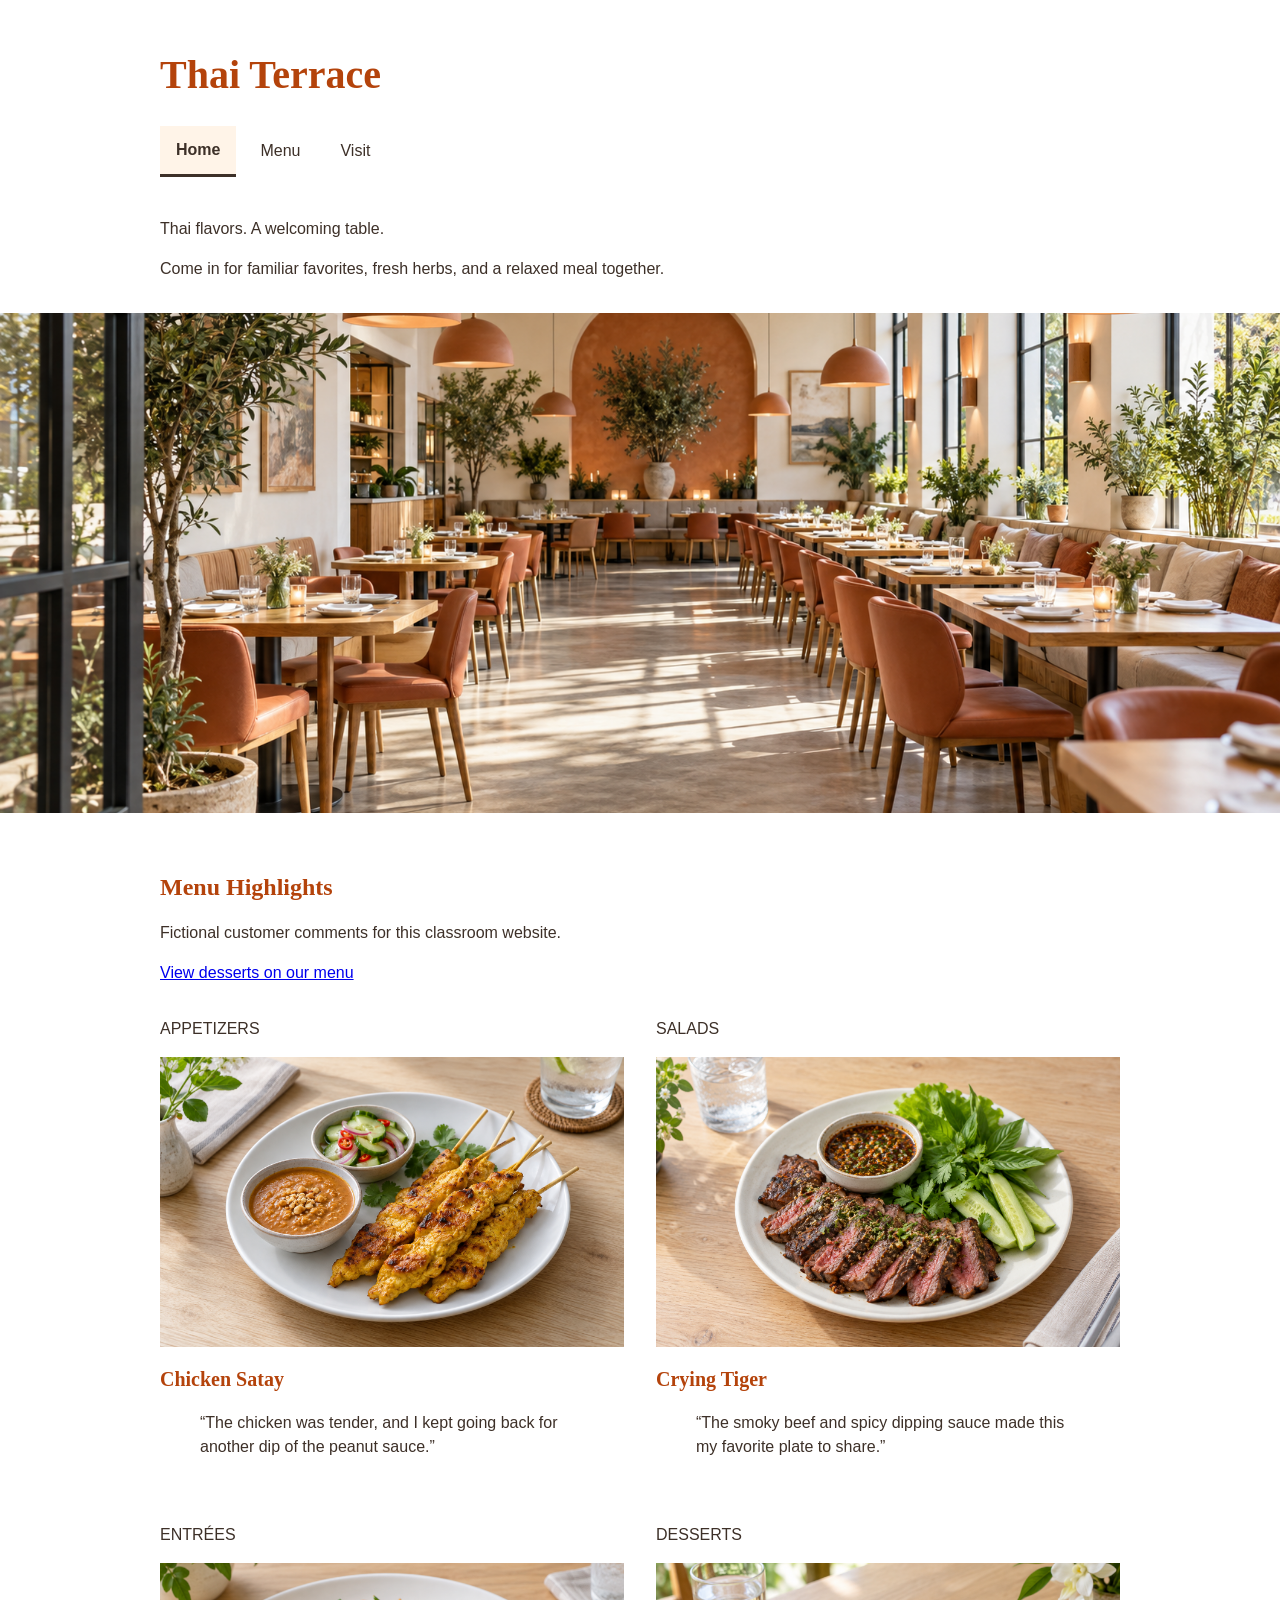
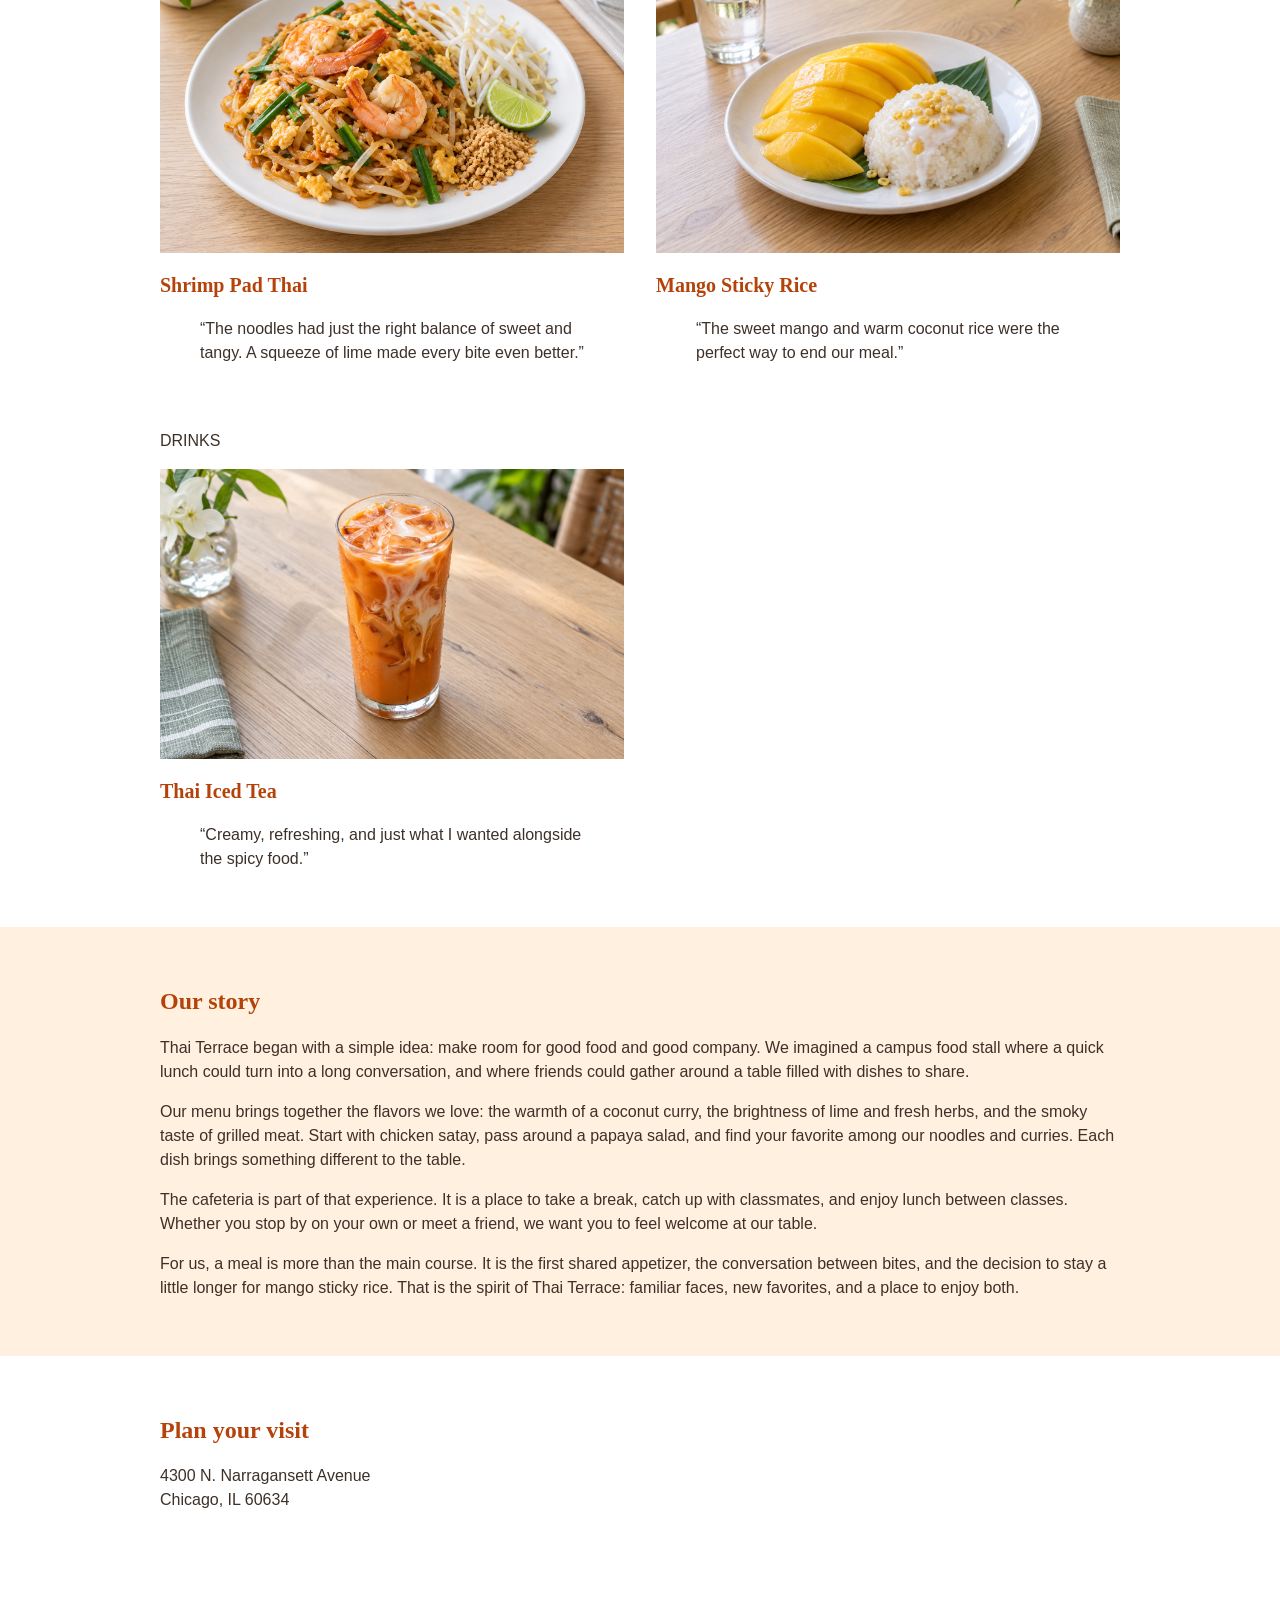
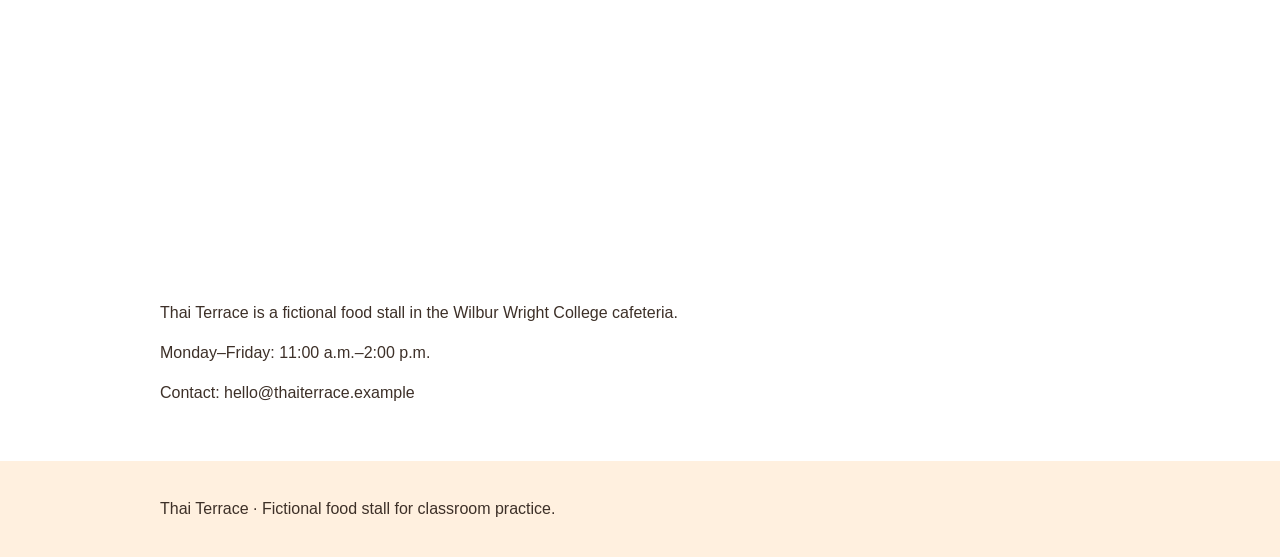
<file: demo/Demo 2-4/solution/index.html>
<!doctype html>
<html lang="en">
  <head>
    <meta charset="utf-8" />
    <title>Home | Thai Terrace</title>
    <link rel="icon" type="image/svg+xml" href="images/favicon.svg" />
    <link rel="stylesheet" href="css/style.css" />
  </head>
  <body>
    <a class="skip-link" href="#main">Skip to main content</a>
    <header class="page-header">
      <div class="container">
        <h1>Thai Terrace</h1>
        <nav aria-label="Primary">
          <ul class="nav-list">
            <li><a href="index.html" aria-current="page">Home</a></li>
            <li><a href="pages/menu.html">Menu</a></li>
            <li><a href="pages/visit.html">Visit</a></li>
          </ul>
        </nav>
      </div>
    </header>
    <main id="main">
      <section class="hero">
        <div class="container hero-copy">
          <p>Thai flavors. A welcoming table.</p>
          <p>
            Come in for familiar favorites, fresh herbs, and a relaxed meal
            together.
          </p>
        </div>
        <img
          class="hall-photo"
          src="images/dining-hall.png"
          width="1200"
          height="500"
          alt="A bright dining hall with wooden tables, warm pendant lights, and large windows."
        />
      </section>
      <section class="section">
        <div class="container">
          <h2>Menu Highlights</h2>
          <p>Fictional customer comments for this classroom website.</p>
          <p><a href="pages/menu.html#desserts">View desserts on our menu</a></p>
          <div class="featured-row">
            <article class="featured-dish">
              <p>Appetizers</p>
              <img
                class="dish-photo"
                src="images/chicken-satay.png"
                width="464"
                height="290"
                alt="Chicken satay skewers with peanut sauce and cucumber relish."
              />
              <h3>Chicken Satay</h3>
              <blockquote>
                <p>
                  “The chicken was tender, and I kept going back for another dip
                  of the peanut sauce.”
                </p>
              </blockquote>
            </article>
            <article class="featured-dish">
              <p>Salads</p>
              <img
                class="dish-photo"
                src="images/crying-tiger.png"
                width="464"
                height="290"
                alt="Sliced grilled beef with toasted-rice chili dipping sauce and fresh vegetables."
              />
              <h3>Crying Tiger</h3>
              <blockquote>
                <p>
                  “The smoky beef and spicy dipping sauce made this my favorite
                  plate to share.”
                </p>
              </blockquote>
            </article>
            <article class="featured-dish">
              <p>Entrées</p>
              <img
                class="dish-photo"
                src="images/pad-thai.png"
                width="464"
                height="290"
                alt="Shrimp pad Thai with peanuts, bean sprouts, and lime."
              />
              <h3>Shrimp Pad Thai</h3>
              <blockquote>
                <p>
                  “The noodles had just the right balance of sweet and tangy. A
                  squeeze of lime made every bite even better.”
                </p>
              </blockquote>
            </article>
            <article class="featured-dish">
              <p>Desserts</p>
              <img
                class="dish-photo"
                src="images/mango-sticky-rice.png"
                width="464"
                height="290"
                alt="Ripe mango beside coconut sticky rice."
              />
              <h3>Mango Sticky Rice</h3>
              <blockquote>
                <p>
                  “The sweet mango and warm coconut rice were the perfect way to
                  end our meal.”
                </p>
              </blockquote>
            </article>
            <article class="featured-dish">
              <p>Drinks</p>
              <img
                class="dish-photo"
                src="images/thai-iced-tea.png"
                width="464"
                height="290"
                alt="A glass of orange Thai iced tea with milk and ice."
              />
              <h3>Thai Iced Tea</h3>
              <blockquote>
                <p>
                  “Creamy, refreshing, and just what I wanted alongside the
                  spicy food.”
                </p>
              </blockquote>
            </article>
          </div>
        </div>
      </section>
      <section class="section story">
        <div class="container">
          <h2>Our story</h2>
          <p>
            Thai Terrace began with a simple idea: make room for good food and
            good company. We imagined a campus food stall where a quick
            lunch could turn into a long conversation, and where friends could
            gather around a table filled with dishes to share.
          </p>
          <p>
            Our menu brings together the flavors we love: the warmth of a
            coconut curry, the brightness of lime and fresh herbs, and the smoky
            taste of grilled meat. Start with chicken satay, pass around a
            papaya salad, and find your favorite among our noodles and curries.
            Each dish brings something different to the table.
          </p>
          <p>
            The cafeteria is part of that experience. It is a place to take a break, catch up with classmates, and enjoy lunch between classes. Whether you stop by on your own or meet a friend, we want you to feel welcome at our table.
          </p>
          <p>
            For us, a meal is more than the main course. It is the first shared
            appetizer, the conversation between bites, and the decision to stay
            a little longer for mango sticky rice. That is the spirit of Thai
            Terrace: familiar faces, new favorites, and a place to enjoy both.
          </p>
        </div>
      </section>
      <section class="section">
        <div class="container">
          <h2>Plan your visit</h2>
          <p>4300 N. Narragansett Avenue<br />Chicago, IL 60634</p>
          <iframe
            title="Google Map: Wilbur Wright College"
            src="https://www.google.com/maps?q=Wilbur+Wright+College+4300+N+Narragansett+Ave+Chicago+IL+60634&output=embed"
            width="960"
            height="350"
            style="border: 0;"
            loading="lazy"
            referrerpolicy="no-referrer-when-downgrade"
            allowfullscreen
          ></iframe>
          <p>
            Thai Terrace is a fictional food stall in the Wilbur Wright College cafeteria.
          </p>
          <p>Monday–Friday: 11:00 a.m.–2:00 p.m.</p>
          <p>Contact: hello@thaiterrace.example</p>
        </div>
      </section>
    </main>
    <footer>
      <div class="container">
        <p>Thai Terrace · Fictional food stall for classroom practice.</p>
      </div>
    </footer>
  </body>
</html>
</file>
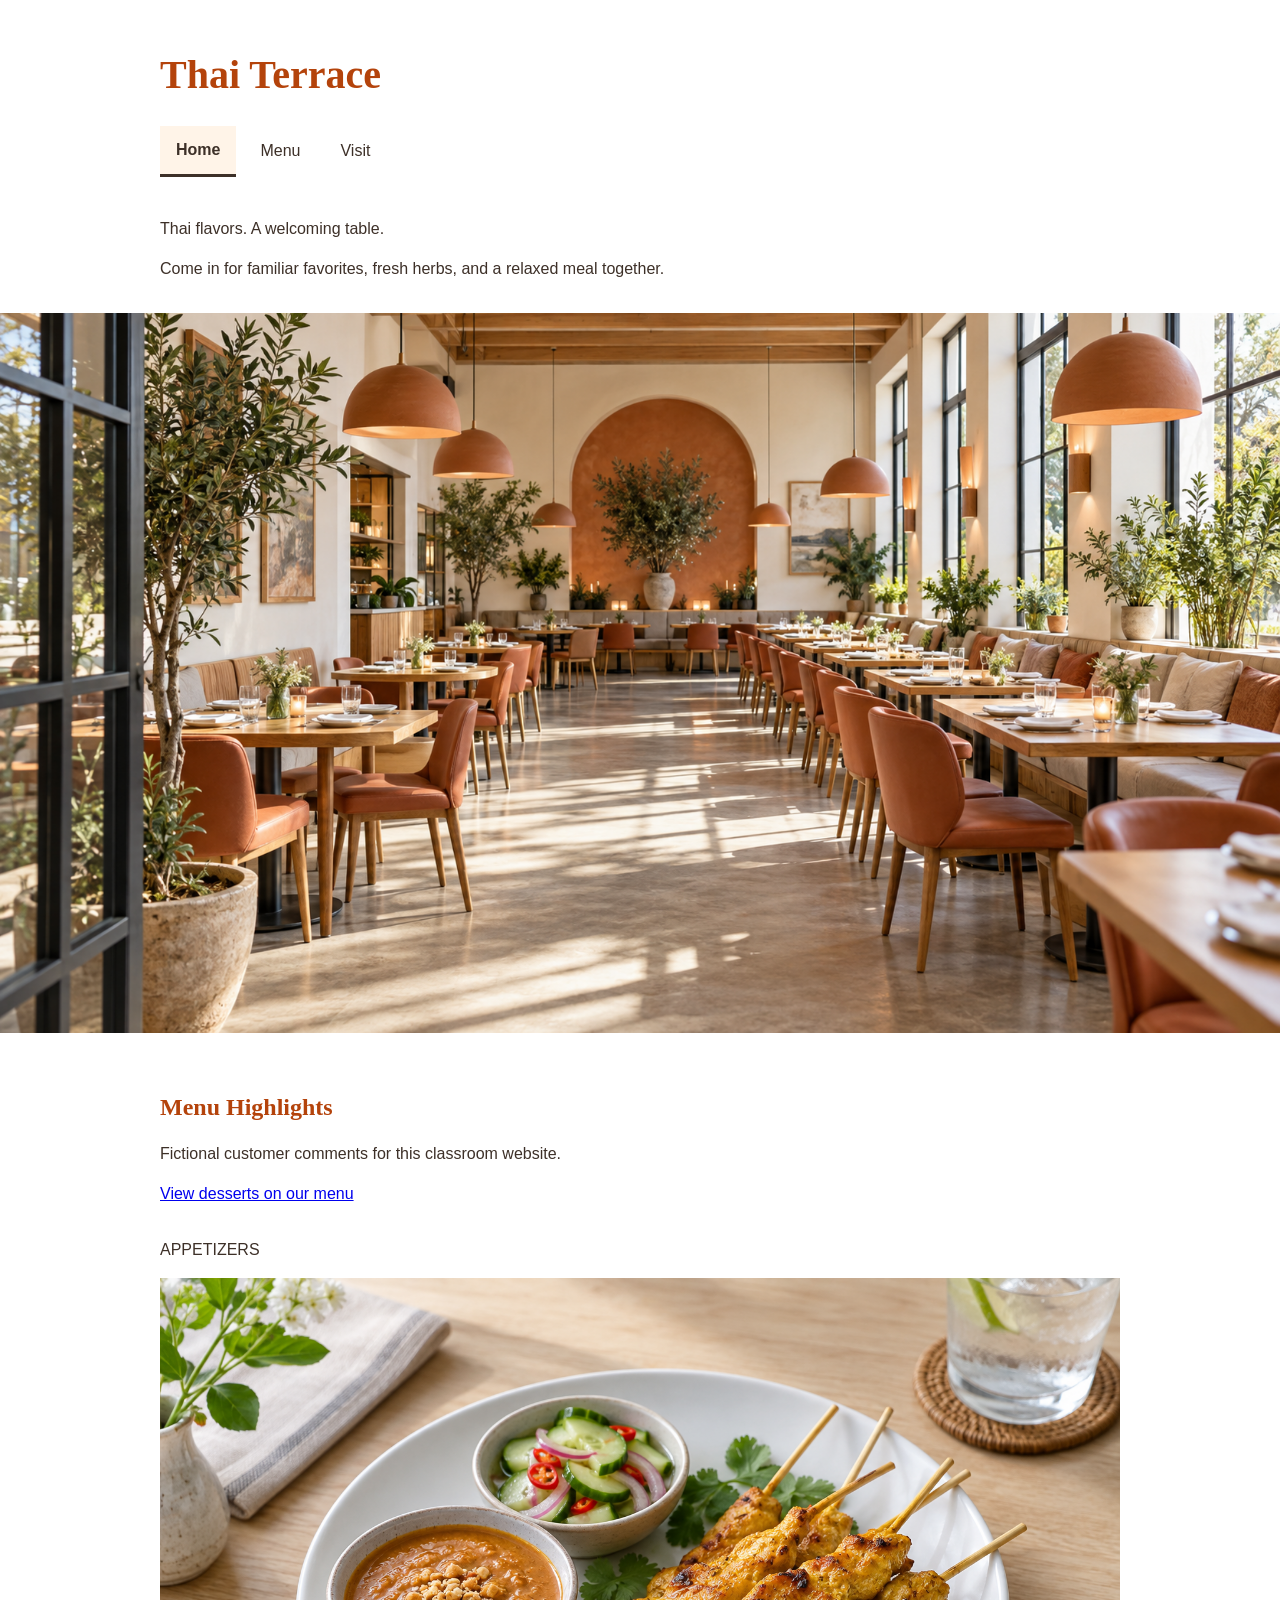
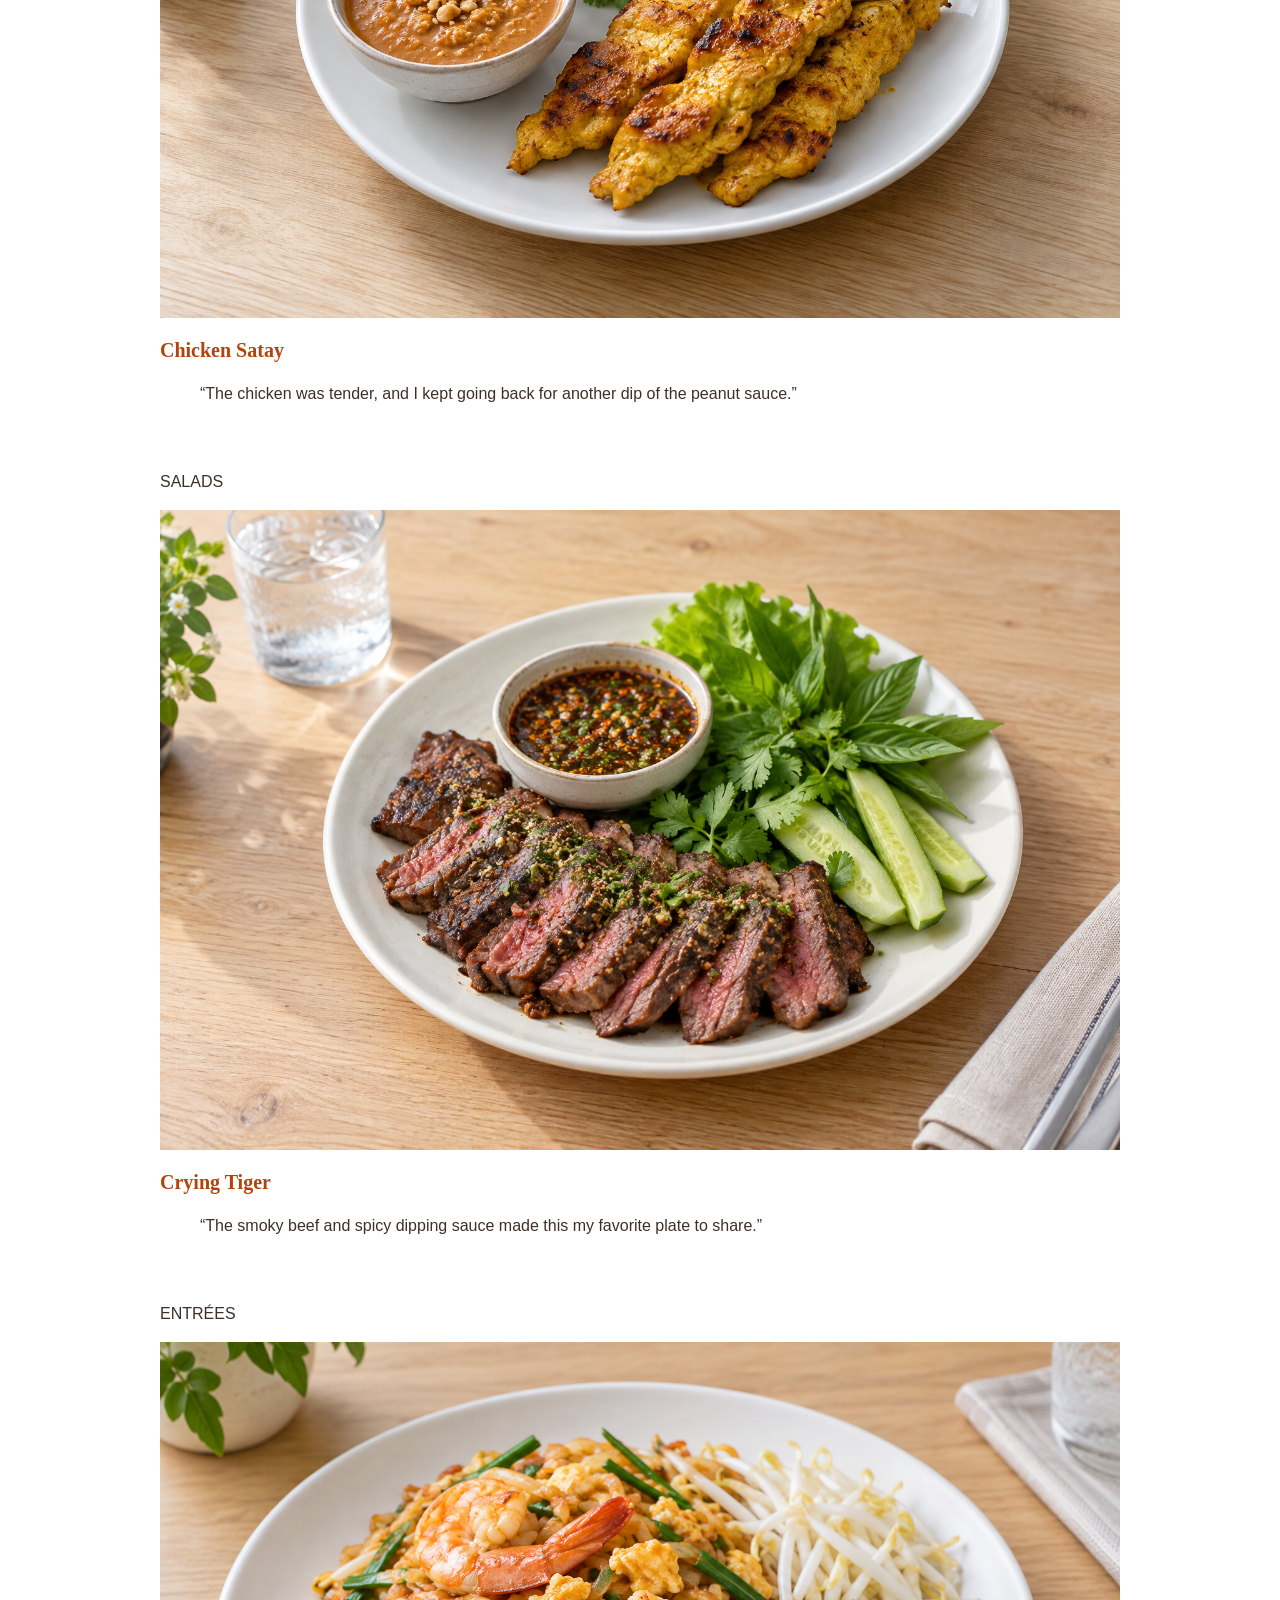
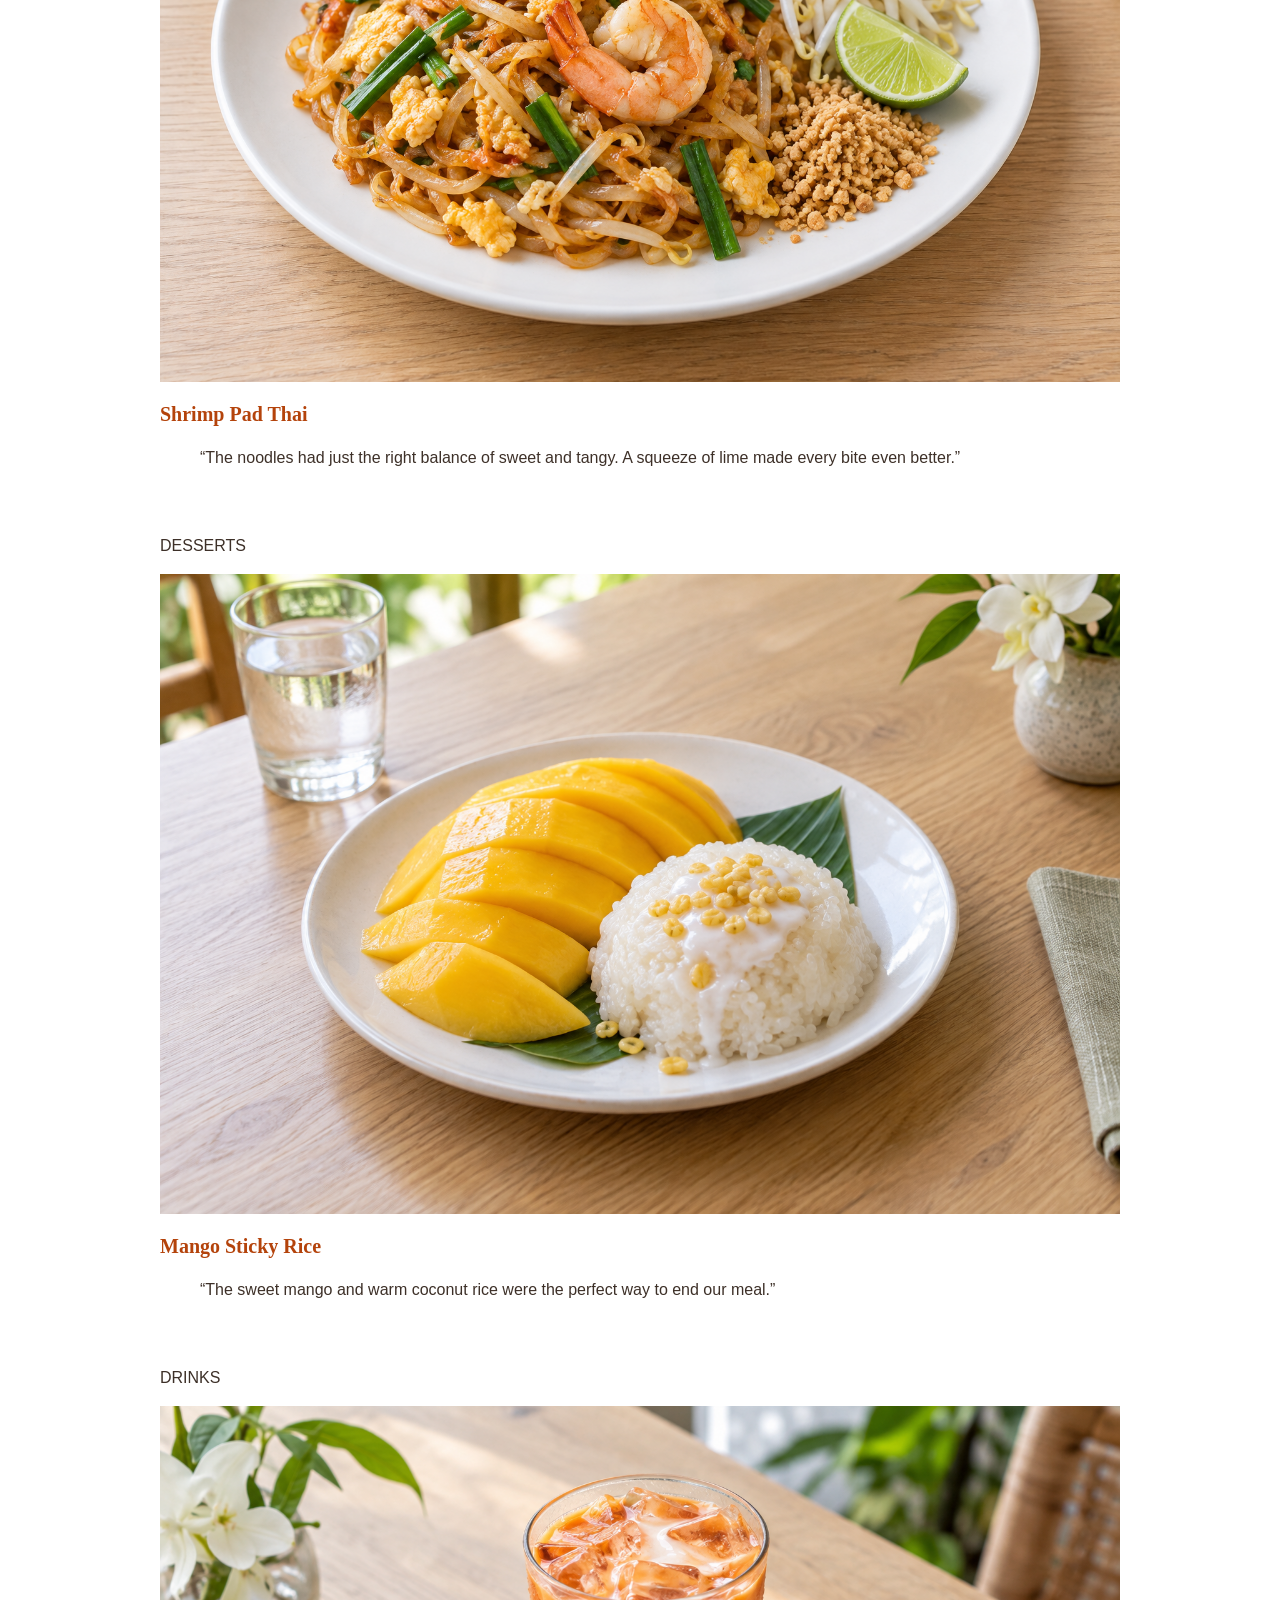
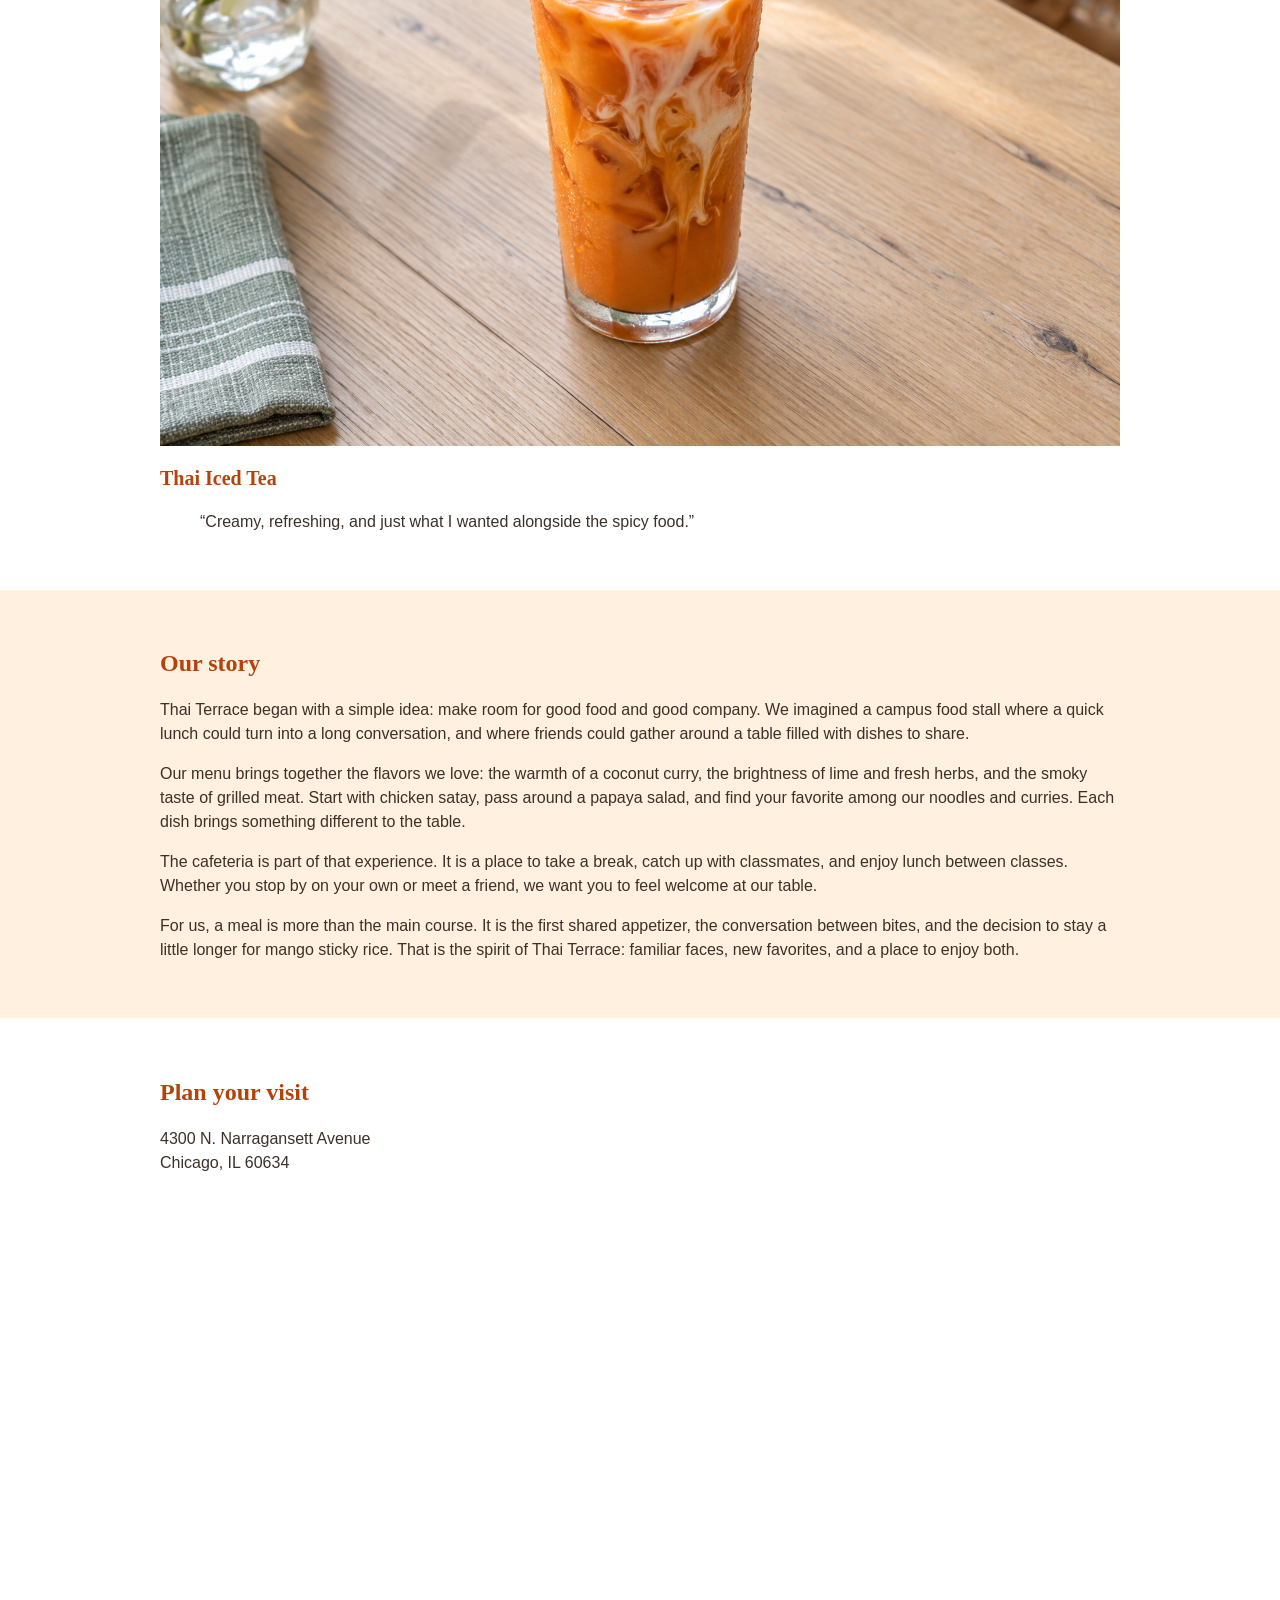
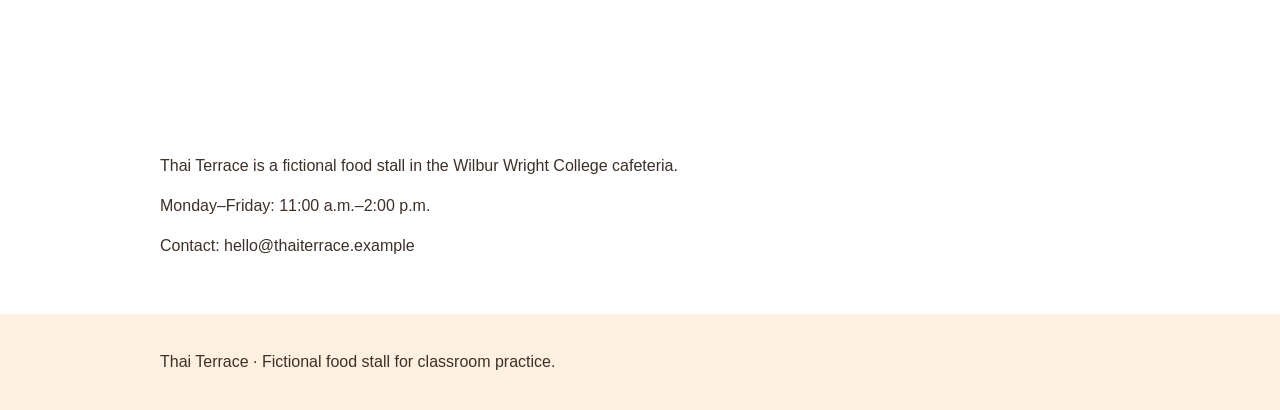
<file: demo/Demo 2-5/solution/index.html>
<!doctype html>
<html lang="en">
  <head>
    <meta charset="utf-8" />
    <!-- TODO 1: Viewport (completed) -->
    <meta name="viewport" content="width=device-width, initial-scale=1" />
    <title>Home | Thai Terrace</title>
    <link rel="icon" type="image/svg+xml" href="images/favicon.svg" />
    <link rel="stylesheet" href="css/style.css" />
  </head>
  <body>
    <a class="skip-link" href="#main">Skip to main content</a>
    <header class="page-header">
      <div class="container">
        <h1>Thai Terrace</h1>
        <nav aria-label="Primary">
          <ul class="nav-list">
            <li><a href="index.html" aria-current="page">Home</a></li>
            <li><a href="pages/menu.html">Menu</a></li>
            <li><a href="pages/visit.html">Visit</a></li>
          </ul>
        </nav>
      </div>
    </header>
    <main id="main">
      <section class="hero">
        <div class="container hero-copy">
          <p>Thai flavors. A welcoming table.</p>
          <p>
            Come in for familiar favorites, fresh herbs, and a relaxed meal
            together.
          </p>
        </div>
        <img
          class="hall-photo"
          src="images/dining-hall.png"
          width="1200"
          height="500"
          alt="A bright dining hall with wooden tables, warm pendant lights, and large windows."
        />
      </section>
      <section class="section">
        <div class="container">
          <h2>Menu Highlights</h2>
          <p>Fictional customer comments for this classroom website.</p>
          <p><a href="pages/menu.html#desserts">View desserts on our menu</a></p>
          <div class="featured-row">
            <article class="featured-dish">
              <p>Appetizers</p>
              <img
                class="dish-photo"
                src="images/chicken-satay.png"
                width="464"
                height="290"
                alt="Chicken satay skewers with peanut sauce and cucumber relish."
              />
              <h3>Chicken Satay</h3>
              <blockquote>
                <p>
                  “The chicken was tender, and I kept going back for another dip
                  of the peanut sauce.”
                </p>
              </blockquote>
            </article>
            <article class="featured-dish">
              <p>Salads</p>
              <img
                class="dish-photo"
                src="images/crying-tiger.png"
                width="464"
                height="290"
                alt="Sliced grilled beef with toasted-rice chili dipping sauce and fresh vegetables."
              />
              <h3>Crying Tiger</h3>
              <blockquote>
                <p>
                  “The smoky beef and spicy dipping sauce made this my favorite
                  plate to share.”
                </p>
              </blockquote>
            </article>
            <article class="featured-dish">
              <p>Entrées</p>
              <img
                class="dish-photo"
                src="images/pad-thai.png"
                width="464"
                height="290"
                alt="Shrimp pad Thai with peanuts, bean sprouts, and lime."
              />
              <h3>Shrimp Pad Thai</h3>
              <blockquote>
                <p>
                  “The noodles had just the right balance of sweet and tangy. A
                  squeeze of lime made every bite even better.”
                </p>
              </blockquote>
            </article>
            <article class="featured-dish">
              <p>Desserts</p>
              <img
                class="dish-photo"
                src="images/mango-sticky-rice.png"
                width="464"
                height="290"
                alt="Ripe mango beside coconut sticky rice."
              />
              <h3>Mango Sticky Rice</h3>
              <blockquote>
                <p>
                  “The sweet mango and warm coconut rice were the perfect way to
                  end our meal.”
                </p>
              </blockquote>
            </article>
            <article class="featured-dish">
              <p>Drinks</p>
              <img
                class="dish-photo"
                src="images/thai-iced-tea.png"
                width="464"
                height="290"
                alt="A glass of orange Thai iced tea with milk and ice."
              />
              <h3>Thai Iced Tea</h3>
              <blockquote>
                <p>
                  “Creamy, refreshing, and just what I wanted alongside the
                  spicy food.”
                </p>
              </blockquote>
            </article>
          </div>
        </div>
      </section>
      <section class="section story">
        <div class="container">
          <h2>Our story</h2>
          <p>
            Thai Terrace began with a simple idea: make room for good food and
            good company. We imagined a campus food stall where a quick
            lunch could turn into a long conversation, and where friends could
            gather around a table filled with dishes to share.
          </p>
          <p>
            Our menu brings together the flavors we love: the warmth of a
            coconut curry, the brightness of lime and fresh herbs, and the smoky
            taste of grilled meat. Start with chicken satay, pass around a
            papaya salad, and find your favorite among our noodles and curries.
            Each dish brings something different to the table.
          </p>
          <p>
            The cafeteria is part of that experience. It is a place to take a break, catch up with classmates, and enjoy lunch between classes. Whether you stop by on your own or meet a friend, we want you to feel welcome at our table.
          </p>
          <p>
            For us, a meal is more than the main course. It is the first shared
            appetizer, the conversation between bites, and the decision to stay
            a little longer for mango sticky rice. That is the spirit of Thai
            Terrace: familiar faces, new favorites, and a place to enjoy both.
          </p>
        </div>
      </section>
      <section class="section">
        <div class="container">
          <h2>Plan your visit</h2>
          <p>4300 N. Narragansett Avenue<br />Chicago, IL 60634</p>
          <iframe
            title="Google Map: Wilbur Wright College"
            src="https://www.google.com/maps?q=Wilbur+Wright+College+4300+N+Narragansett+Ave+Chicago+IL+60634&output=embed"
            width="960"
            height="350"
            style="border: 0;"
            loading="lazy"
            referrerpolicy="no-referrer-when-downgrade"
            allowfullscreen
          ></iframe>
          <p>
            Thai Terrace is a fictional food stall in the Wilbur Wright College cafeteria.
          </p>
          <p>Monday–Friday: 11:00 a.m.–2:00 p.m.</p>
          <p>Contact: hello@thaiterrace.example</p>
        </div>
      </section>
    </main>
    <footer>
      <div class="container">
        <p>Thai Terrace · Fictional food stall for classroom practice.</p>
      </div>
    </footer>
  </body>
</html>
</file>
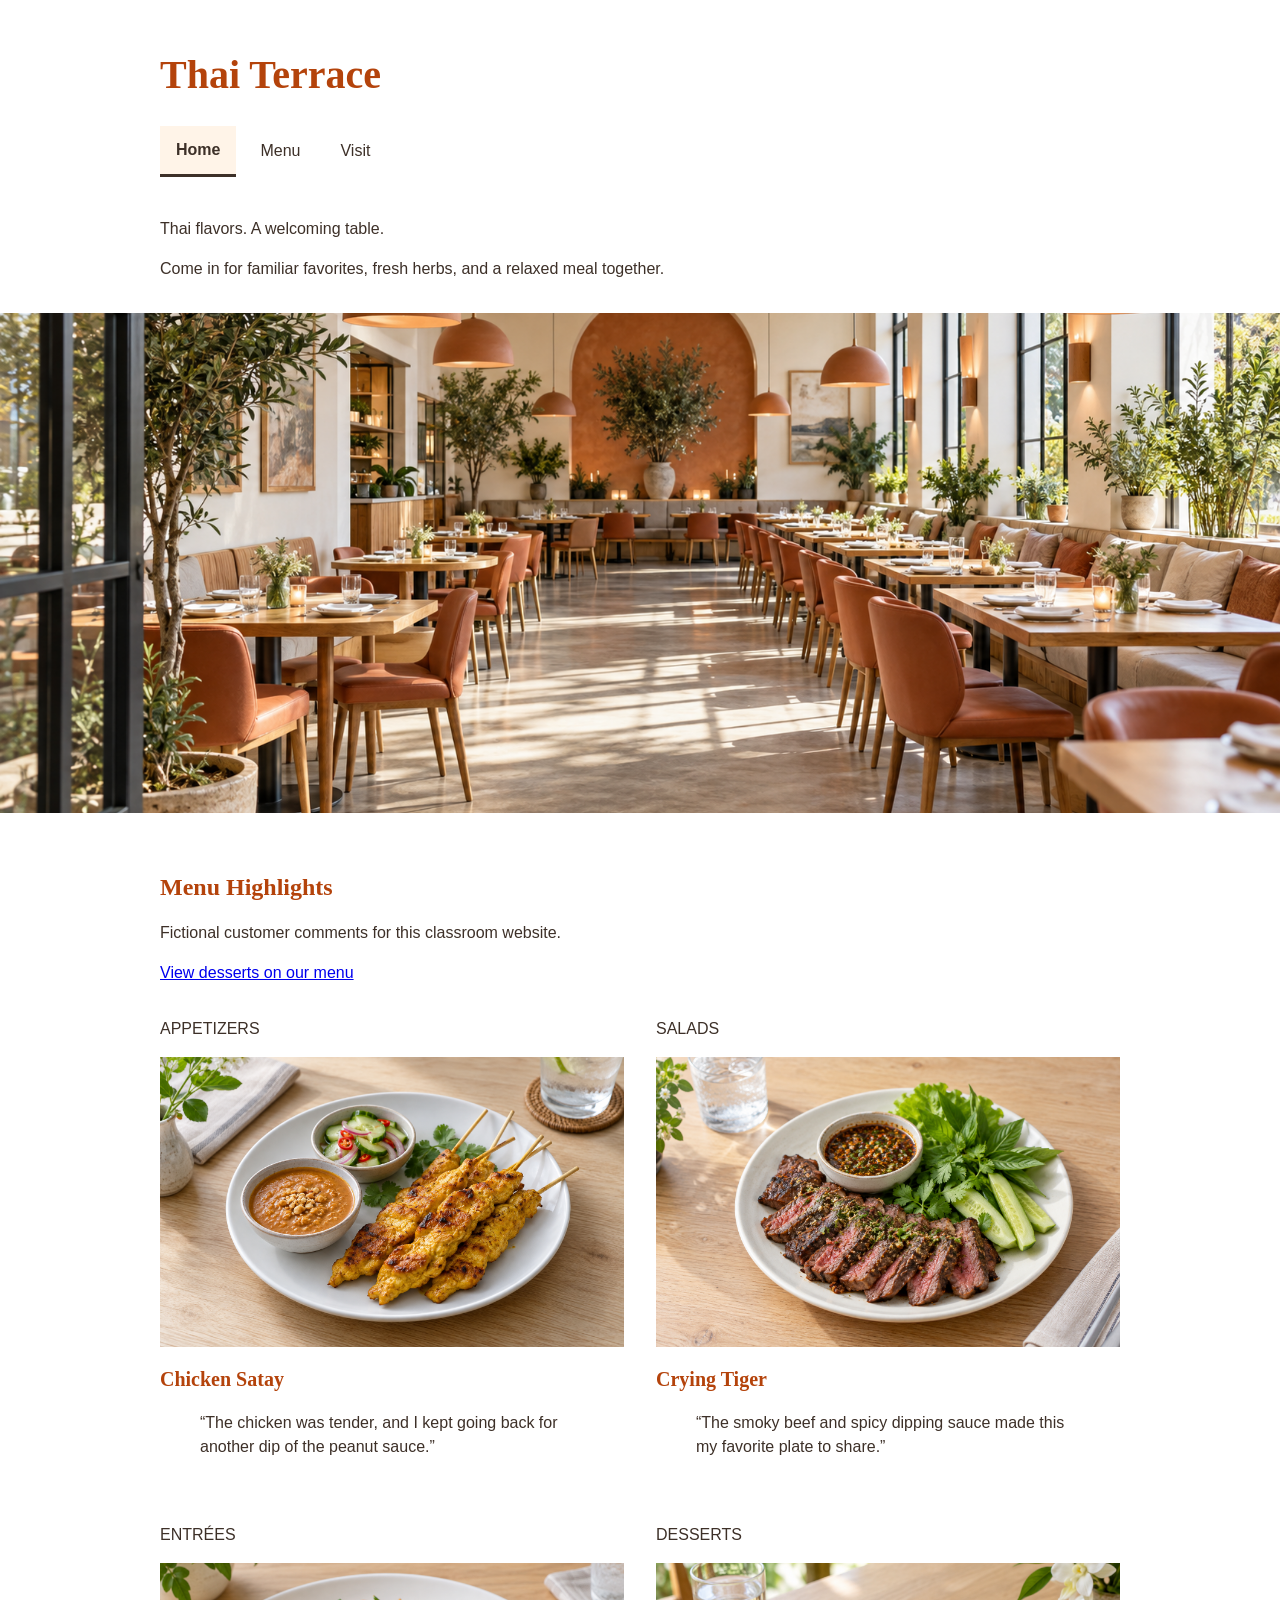
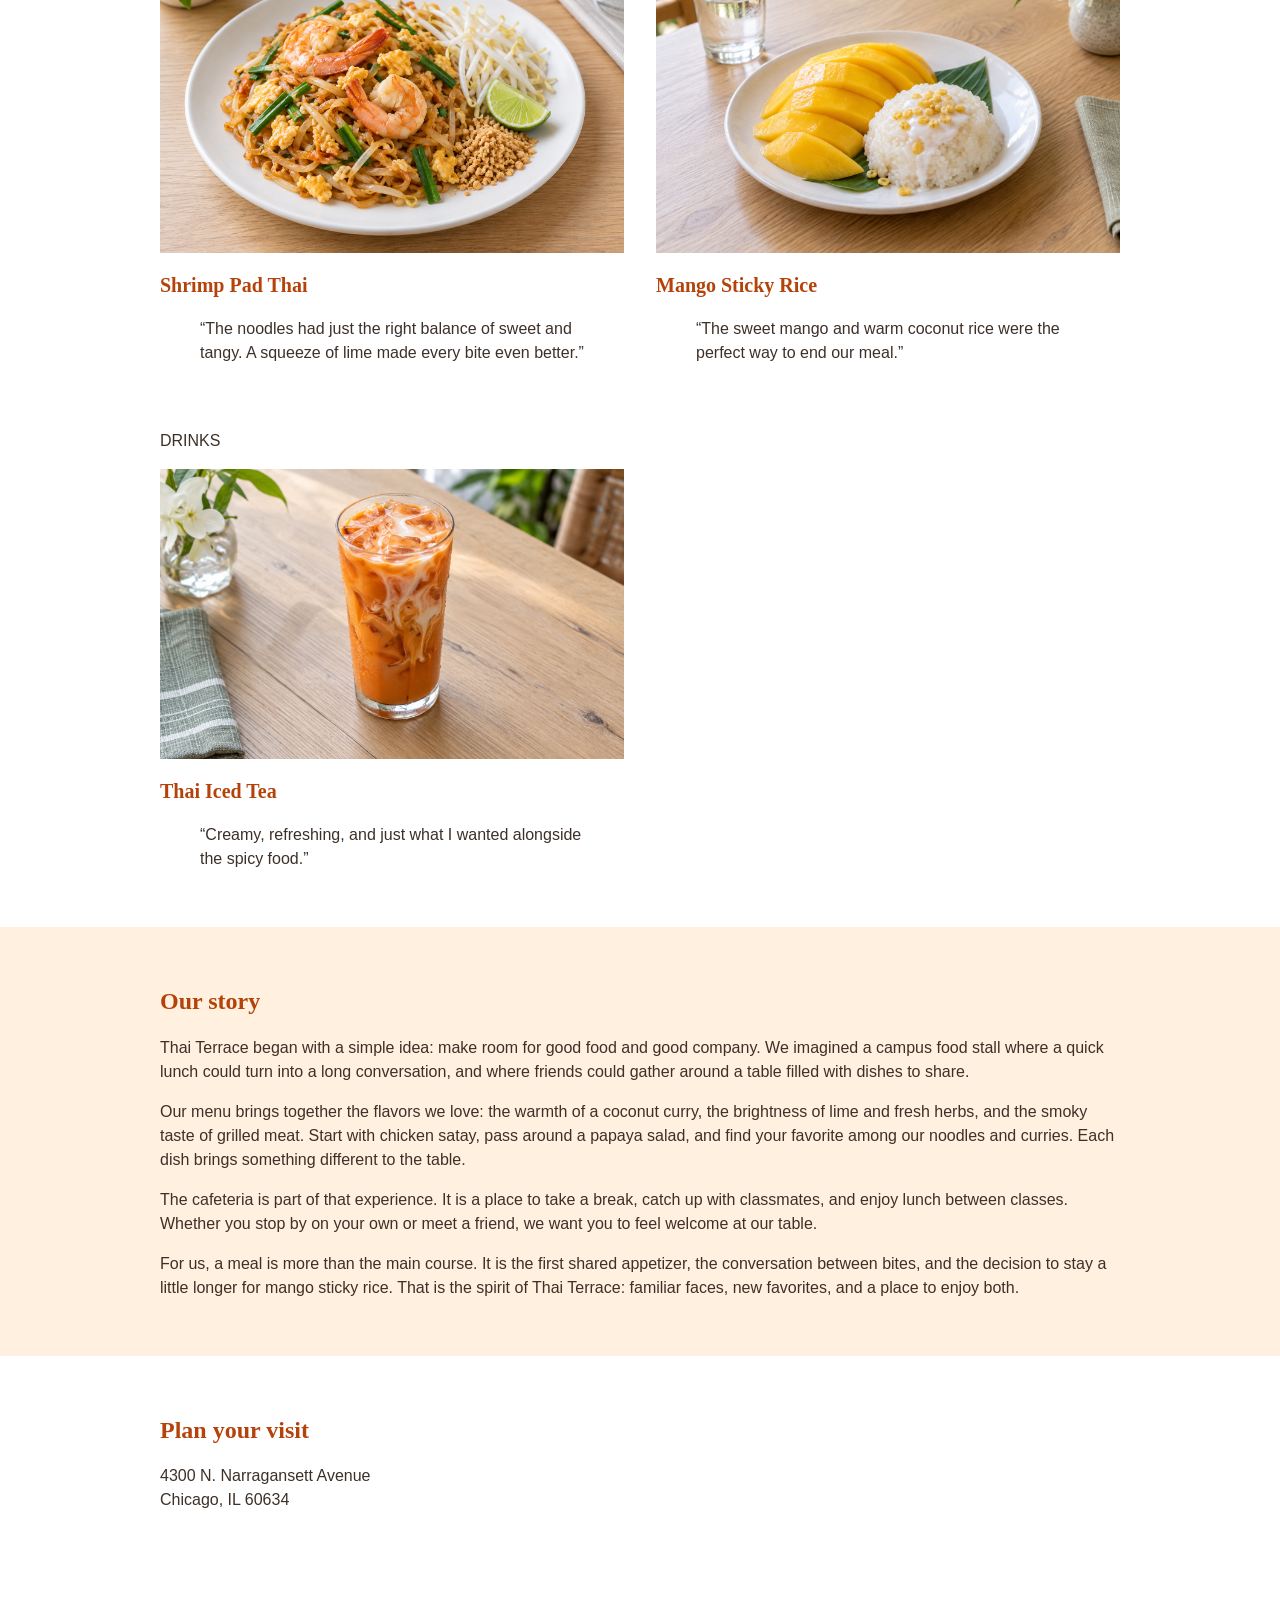
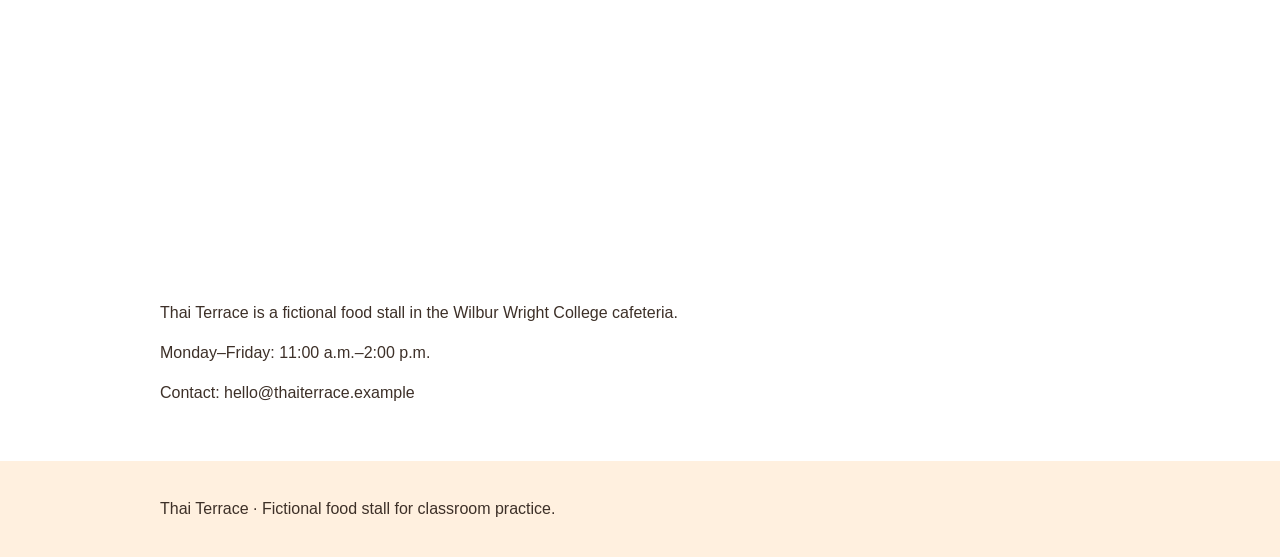
<file: demo/Demo 2-5/student/index.html>
<!doctype html>
<html lang="en">
  <head>
    <meta charset="utf-8" />
    <!-- TODO 1: Viewport — add <meta name="viewport" content="width=device-width, initial-scale=1" /> here. -->
    <title>Home | Thai Terrace</title>
    <link rel="icon" type="image/svg+xml" href="images/favicon.svg" />
    <link rel="stylesheet" href="css/style.css" />
  </head>
  <body>
    <a class="skip-link" href="#main">Skip to main content</a>
    <header class="page-header">
      <div class="container">
        <h1>Thai Terrace</h1>
        <nav aria-label="Primary">
          <ul class="nav-list">
            <li><a href="index.html" aria-current="page">Home</a></li>
            <li><a href="pages/menu.html">Menu</a></li>
            <li><a href="pages/visit.html">Visit</a></li>
          </ul>
        </nav>
      </div>
    </header>
    <main id="main">
      <section class="hero">
        <div class="container hero-copy">
          <p>Thai flavors. A welcoming table.</p>
          <p>
            Come in for familiar favorites, fresh herbs, and a relaxed meal
            together.
          </p>
        </div>
        <img
          class="hall-photo"
          src="images/dining-hall.png"
          width="1200"
          height="500"
          alt="A bright dining hall with wooden tables, warm pendant lights, and large windows."
        />
      </section>
      <section class="section">
        <div class="container">
          <h2>Menu Highlights</h2>
          <p>Fictional customer comments for this classroom website.</p>
          <p><a href="pages/menu.html#desserts">View desserts on our menu</a></p>
          <div class="featured-row">
            <article class="featured-dish">
              <p>Appetizers</p>
              <img
                class="dish-photo"
                src="images/chicken-satay.png"
                width="464"
                height="290"
                alt="Chicken satay skewers with peanut sauce and cucumber relish."
              />
              <h3>Chicken Satay</h3>
              <blockquote>
                <p>
                  “The chicken was tender, and I kept going back for another dip
                  of the peanut sauce.”
                </p>
              </blockquote>
            </article>
            <article class="featured-dish">
              <p>Salads</p>
              <img
                class="dish-photo"
                src="images/crying-tiger.png"
                width="464"
                height="290"
                alt="Sliced grilled beef with toasted-rice chili dipping sauce and fresh vegetables."
              />
              <h3>Crying Tiger</h3>
              <blockquote>
                <p>
                  “The smoky beef and spicy dipping sauce made this my favorite
                  plate to share.”
                </p>
              </blockquote>
            </article>
            <article class="featured-dish">
              <p>Entrées</p>
              <img
                class="dish-photo"
                src="images/pad-thai.png"
                width="464"
                height="290"
                alt="Shrimp pad Thai with peanuts, bean sprouts, and lime."
              />
              <h3>Shrimp Pad Thai</h3>
              <blockquote>
                <p>
                  “The noodles had just the right balance of sweet and tangy. A
                  squeeze of lime made every bite even better.”
                </p>
              </blockquote>
            </article>
            <article class="featured-dish">
              <p>Desserts</p>
              <img
                class="dish-photo"
                src="images/mango-sticky-rice.png"
                width="464"
                height="290"
                alt="Ripe mango beside coconut sticky rice."
              />
              <h3>Mango Sticky Rice</h3>
              <blockquote>
                <p>
                  “The sweet mango and warm coconut rice were the perfect way to
                  end our meal.”
                </p>
              </blockquote>
            </article>
            <article class="featured-dish">
              <p>Drinks</p>
              <img
                class="dish-photo"
                src="images/thai-iced-tea.png"
                width="464"
                height="290"
                alt="A glass of orange Thai iced tea with milk and ice."
              />
              <h3>Thai Iced Tea</h3>
              <blockquote>
                <p>
                  “Creamy, refreshing, and just what I wanted alongside the
                  spicy food.”
                </p>
              </blockquote>
            </article>
          </div>
        </div>
      </section>
      <section class="section story">
        <div class="container">
          <h2>Our story</h2>
          <p>
            Thai Terrace began with a simple idea: make room for good food and
            good company. We imagined a campus food stall where a quick
            lunch could turn into a long conversation, and where friends could
            gather around a table filled with dishes to share.
          </p>
          <p>
            Our menu brings together the flavors we love: the warmth of a
            coconut curry, the brightness of lime and fresh herbs, and the smoky
            taste of grilled meat. Start with chicken satay, pass around a
            papaya salad, and find your favorite among our noodles and curries.
            Each dish brings something different to the table.
          </p>
          <p>
            The cafeteria is part of that experience. It is a place to take a break, catch up with classmates, and enjoy lunch between classes. Whether you stop by on your own or meet a friend, we want you to feel welcome at our table.
          </p>
          <p>
            For us, a meal is more than the main course. It is the first shared
            appetizer, the conversation between bites, and the decision to stay
            a little longer for mango sticky rice. That is the spirit of Thai
            Terrace: familiar faces, new favorites, and a place to enjoy both.
          </p>
        </div>
      </section>
      <section class="section">
        <div class="container">
          <h2>Plan your visit</h2>
          <p>4300 N. Narragansett Avenue<br />Chicago, IL 60634</p>
          <iframe
            title="Google Map: Wilbur Wright College"
            src="https://www.google.com/maps?q=Wilbur+Wright+College+4300+N+Narragansett+Ave+Chicago+IL+60634&output=embed"
            width="960"
            height="350"
            style="border: 0;"
            loading="lazy"
            referrerpolicy="no-referrer-when-downgrade"
            allowfullscreen
          ></iframe>
          <p>
            Thai Terrace is a fictional food stall in the Wilbur Wright College cafeteria.
          </p>
          <p>Monday–Friday: 11:00 a.m.–2:00 p.m.</p>
          <p>Contact: hello@thaiterrace.example</p>
        </div>
      </section>
    </main>
    <footer>
      <div class="container">
        <p>Thai Terrace · Fictional food stall for classroom practice.</p>
      </div>
    </footer>
  </body>
</html>
</file>
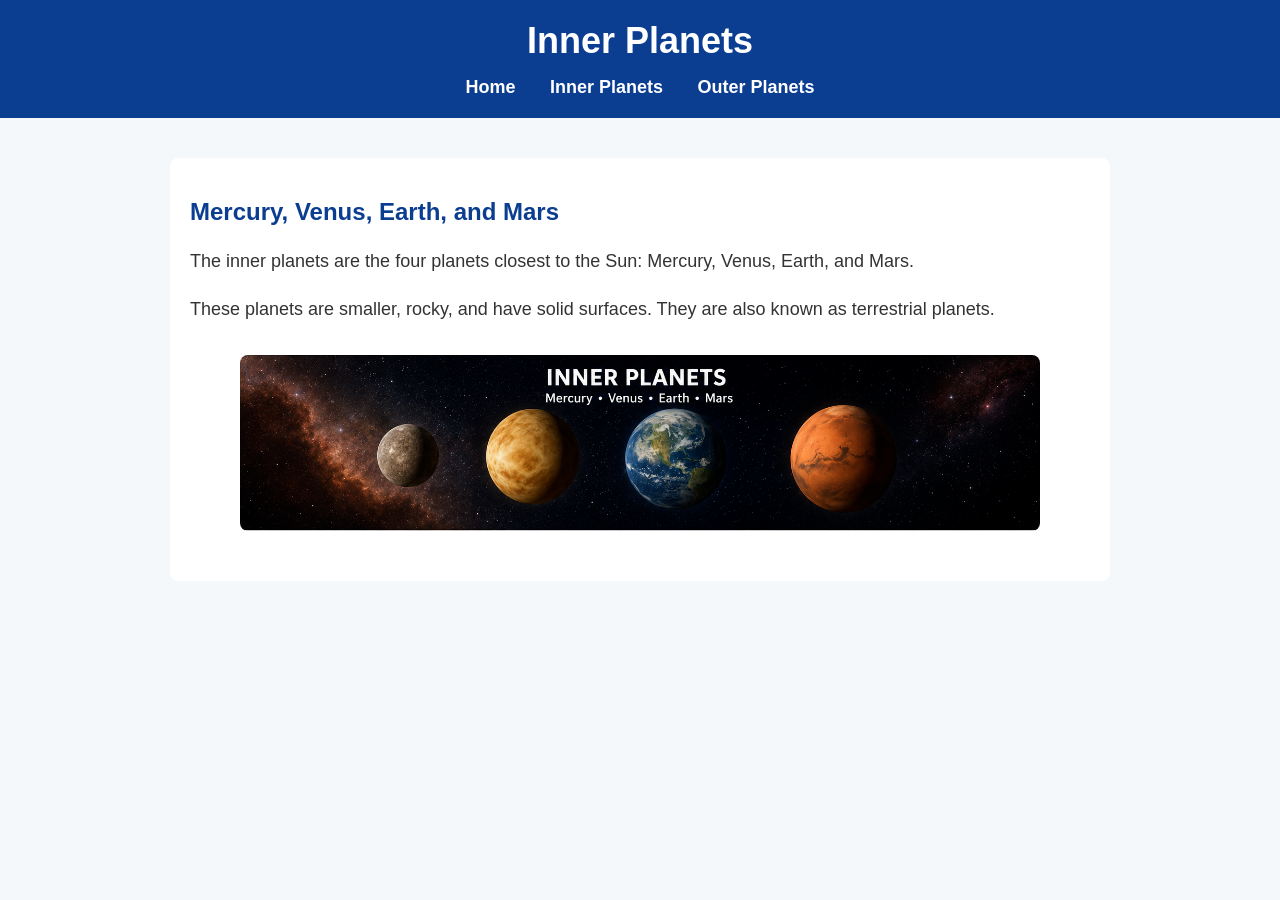
<file: lab1-2/inner-planets.html>
<!DOCTYPE html>
<html lang="en">
<head>
  <meta charset="UTF-8">
  <meta name="viewport" content="width=device-width, initial-scale=1.0">
  <title>Inner Planets</title>
  <link rel="stylesheet" href="css/styles.css">
</head>
<body>

<header>
  <h1>Inner Planets</h1>
  <nav>
    <a href="index.html">Home</a>
    <a href="inner-planets.html">Inner Planets</a>
    <a href="outer-planets.html">Outer Planets</a>
  </nav>
</header>

<main>
  <h2>Mercury, Venus, Earth, and Mars</h2>

  <p>
    The inner planets are the four planets closest to the Sun:
    Mercury, Venus, Earth, and Mars.
  </p>

  <p>
    These planets are smaller, rocky, and have solid surfaces.
    They are also known as terrestrial planets.
  </p>

  <img src="images/inner-planets.png" alt="Inner Planets" width="800">
</main>

</body>
</html>
</file>
<file: lab1-2/css/styles.css>
body {
  font-family: Arial, Helvetica, sans-serif;
  margin: 0;
  padding: 0;
  background-color: #f4f8fb;
  color: #333;
}

header {
  background-color: #0b3d91;
  color: white;
  padding: 20px;
  text-align: center;
}

header h1 {
  margin: 0;
  font-size: 36px;
}

nav {
  margin-top: 15px;
}

nav a {
  color: white;
  text-decoration: none;
  margin: 0 15px;
  font-weight: bold;
  font-size: 18px;
}

nav a:hover {
  text-decoration: underline;
}

main {
  max-width: 900px;
  margin: 40px auto;
  padding: 20px;
  background: white;
  border-radius: 8px;
}

h2 {
  color: #0b3d91;
}

p {
  font-size: 18px;
  line-height: 1.7;
}

img {
  display: block;
  margin: 30px auto;
  max-width: 100%;
  height: auto;
  border-radius: 8px;
}
</file>
<file: css/style.css>
body {
    background-color: FCFCFC;
    color: #4A4A4A;
    font-family: Verdana, Arial, sans-serif;
    font-size: 15px;
    padding-left: 40px;
    padding-right: 40px;
     background-color: #FCFCFC;
    }

h1 {
     font-family: georgia, "Times New Roman", serif;
    font-size: 52px;
    color: #1a1a1a;
    letter-spacing: 2px;
    text-shadow: 1px 1px 2px #D5D5D5
}

h2 {
    font-family: georgia, "Times New Roman", serif;
    font-size: 28px;
    color: #0097A7;}

img {
    width:380px;
    border: 2px solid;
    border-color: #0097A7;
    margin-top: 20px;
    margin-bottom: 20px;
    margin-left: 0px;
    margin-right: 0px;
}
</file>
<file: demo/Demo 2-1/css/style.css>
/* Layout only. Keep browser-default typography until Lesson 2-2. */
body {
  background: #ffffff;
  margin: 0;
}
/* Images and their dimensions are supplied; media sizing is not today's task. */
img {
  object-fit: cover;
}
/* TASK 1: Include padding and borders in each declared width. */
* {
  box-sizing: border-box;
}

/* TASK 2: Full-width bands, with a centered desktop content area. */
.container {
  width: 960px;
  margin: 0 auto;
}
.page-header {
  padding: 24px 0;
}
.hero {
  padding-top: 0;
}
.hero-copy {
  padding-bottom: 16px;
}
.hall-photo {
  display: block;
  width: 100%;
  height: 500px;
}
.section {
  padding: 40px 0;
}
.story {
  background: #fff0df;
}
footer {
  padding: 20px 0;
  background: #fff0df;
}
/* TASK 3: Five featured favorites, one per category, in fixed desktop columns. */
.featured-row {
  display: grid;
  grid-template-columns: 464px 464px;
  gap: 32px;
}
.featured-dish {
  width: 464px;
}
.dish-photo {
  display: block;
  width: 464px;
  height: 290px;
}
/* TASK 4: Stack category cards; two dish columns inside each category. */
.menu-intro {
  padding-bottom: 8px;
}
.menu-stack {
  display: grid;
  gap: 24px;
  padding-bottom: 40px;
}
.category-card {
  padding: 24px;
  border: 2px solid #d65312;
  border-radius: 0;
  background: #fff8f0;
}
.dish-grid {
  display: grid;
  grid-template-columns: 1fr 1fr;
  gap: 16px;
  align-items: stretch;
}
.menu-item {
  height: 160px;
  display: flex;
  align-items: flex-start;
  gap: 16px;
  padding: 16px;
  border: 0;
  border-radius: 12px;
  background: #ffffff;
  box-shadow: 0 3px 12px rgba(61, 48, 40, 0.12);
}
.dish-heading {
  display: flex;
  align-items: baseline;
  gap: 8px;
  flex-wrap: wrap;
}
.dish-heading h3,
.dish-heading p {
  margin: 0;
}

/* Optional photo: text fills the card when no photo is present. */
.dish-copy {
  flex: 1;
  min-width: 0;
}
.menu-photo {
  width: 104px;
  height: 104px;
  flex-shrink: 0;
  border-radius: 8px;
  object-fit: cover;
}

/* Open the original photo in a new tab; keep the thumbnail on the right. */
.dish-image-link {
  display: block;
  flex-shrink: 0;
}
.dish-image-link .menu-photo {
  display: block;
}
.dish-image-link:focus-visible {
  outline: 2px solid #d65312;
  outline-offset: 3px;
  border-radius: 8px;
}
</file>
<file: demo/Demo 2-3/solution/css/style.css>
/* ==================================================
   LESSON 2-1: LAYOUT
   Completed layout from Demo 2-1.
   ================================================== */
body {
  background: #ffffff;
  margin: 0;
}
/* Images and their dimensions are supplied; media sizing is not today's task. */
img {
  object-fit: cover;
}
/* Completed Demo 2-1: Include padding and borders in each declared width. */
* {
  box-sizing: border-box;
}

/* Completed Demo 2-1: Full-width bands, with a centered desktop content area. */
.container {
  width: 960px;
  margin: 0 auto;
}
.page-header {
  padding: 24px 0;
}
.hero {
  padding-top: 0;
}
.hero-copy {
  padding-bottom: 16px;
}
.hall-photo {
  display: block;
  width: 100%;
  height: 500px;
}
.section {
  padding: 40px 0;
}
.story {
  background: #fff0df;
}
footer {
  padding: 20px 0;
  background: #fff0df;
}


/* Completed Demo 2-1: Five featured favorites, one per category, in fixed desktop columns. */
.featured-row {
  display: grid;
  grid-template-columns: 464px 464px;
  gap: 32px;
}
.featured-dish {
  width: 464px;
}
.dish-photo {
  display: block;
  width: 464px;
  height: 290px;
}

/* Completed Demo 2-1: Stack category cards; two dish columns inside each category. */
.menu-intro {
  padding-bottom: 8px;
}
.menu-stack {
  display: grid;
  gap: 24px;
  padding-bottom: 40px;
}
.category-card {
  padding: 24px;
  border: 2px solid #d65312;
  border-radius: 0;
  background: #fff8f0;
}
.dish-grid {
  display: grid;
  grid-template-columns: 1fr 1fr;
  gap: 16px;
  align-items: stretch;
}
.menu-item {
  height: 160px;
  display: flex;
  align-items: flex-start;
  gap: 16px;
  padding: 16px;
  border: 0;
  border-radius: 12px;
  background: #ffffff;
  box-shadow: 0 3px 12px rgba(61, 48, 40, 0.12);
}
.dish-heading {
  display: flex;
  align-items: baseline;
  gap: 8px;
  flex-wrap: wrap;
}
.dish-heading h3,
.dish-heading p {
  margin: 0;
}

/* Optional photo: text fills the card when no photo is present. */
.dish-copy {
  flex: 1;
  min-width: 0;
}
.menu-photo {
  width: 104px;
  height: 104px;
  flex-shrink: 0;
  border-radius: 8px;
  object-fit: cover;
}

/* Open the original photo in a new tab; keep the thumbnail on the right. */
.dish-image-link {
  display: block;
  flex-shrink: 0;
}
.dish-image-link .menu-photo {
  display: block;
}
.dish-image-link:focus-visible {
  outline: 2px solid #d65312;
  outline-offset: 3px;
  border-radius: 8px;
}

/* ==================================================
   LESSON 2-2: TYPOGRAPHY
   New text styling added to the completed 2-1 layout.
   ================================================== */

/* Completed Demo 2-2: Body text. */
html {
  font-size: 16px;
}
body {
  font-family: Arial, Helvetica, sans-serif;
  color: #3d3028;
  line-height: 1.5;
}

/* Completed Demo 2-2: Headings. */
h1 {
  font-size: 40px;
}
h2 {
  font-size: 24px;
}
h3 {
  font-size: 20px;
}
h1, h2, h3 {
  font-family: Georgia, "Times New Roman", serif;
  color: #b4430b;
  line-height: 1.2;
}

/* Completed Demo 2-2: Category labels and prices. */
.featured-dish > p {
  text-transform: uppercase;
}
.dish-heading p {
  font-weight: bold;
}

/* Completed Demo 2-2: Room for larger text. */
.menu-item {
  height: auto;
  min-height: 160px;
}
</file>
<file: demo/Demo 2-3/student/css/style.css>
/* ==================================================
   LESSON 2-1: LAYOUT
   Completed layout from Demo 2-1.
   ================================================== */
body {
  background: #ffffff;
  margin: 0;
}
/* Images and their dimensions are supplied; media sizing is not today's task. */
img {
  object-fit: cover;
}
/* Completed Demo 2-1: Include padding and borders in each declared width. */
* {
  box-sizing: border-box;
}

/* Completed Demo 2-1: Full-width bands, with a centered desktop content area. */
.container {
  width: 960px;
  margin: 0 auto;
}
.page-header {
  padding: 24px 0;
}
.hero {
  padding-top: 0;
}
.hero-copy {
  padding-bottom: 16px;
}
.hall-photo {
  display: block;
  width: 100%;
  height: 500px;
}
.section {
  padding: 40px 0;
}
.story {
  background: #fff0df;
}
footer {
  padding: 20px 0;
  background: #fff0df;
}


/* Completed Demo 2-1: Five featured favorites, one per category, in fixed desktop columns. */
.featured-row {
  display: grid;
  grid-template-columns: 464px 464px;
  gap: 32px;
}
.featured-dish {
  width: 464px;
}
.dish-photo {
  display: block;
  width: 464px;
  height: 290px;
}

/* Completed Demo 2-1: Stack category cards; two dish columns inside each category. */
.menu-intro {
  padding-bottom: 8px;
}
.menu-stack {
  display: grid;
  gap: 24px;
  padding-bottom: 40px;
}
.category-card {
  padding: 24px;
  border: 2px solid #d65312;
  border-radius: 0;
  background: #fff8f0;
}
.dish-grid {
  display: grid;
  grid-template-columns: 1fr 1fr;
  gap: 16px;
  align-items: stretch;
}
.menu-item {
  height: 160px;
  display: flex;
  align-items: flex-start;
  gap: 16px;
  padding: 16px;
  border: 0;
  border-radius: 12px;
  background: #ffffff;
  box-shadow: 0 3px 12px rgba(61, 48, 40, 0.12);
}
.dish-heading {
  display: flex;
  align-items: baseline;
  gap: 8px;
  flex-wrap: wrap;
}
.dish-heading h3,
.dish-heading p {
  margin: 0;
}

/* Optional photo: text fills the card when no photo is present. */
.dish-copy {
  flex: 1;
  min-width: 0;
}
.menu-photo {
  width: 104px;
  height: 104px;
  flex-shrink: 0;
  border-radius: 8px;
  object-fit: cover;
}

/* Open the original photo in a new tab; keep the thumbnail on the right. */
.dish-image-link {
  display: block;
  flex-shrink: 0;
}
.dish-image-link .menu-photo {
  display: block;
}
.dish-image-link:focus-visible {
  outline: 2px solid #d65312;
  outline-offset: 3px;
  border-radius: 8px;
}

/* ==================================================
   LESSON 2-2: TYPOGRAPHY
   New text styling added to the completed 2-1 layout.
   ================================================== */

/* Completed Demo 2-2: Body text. */
html {
  font-size: 16px;
}
body {
  font-family: Arial, Helvetica, sans-serif;
  color: #3d3028;
  line-height: 1.5;
}

/* Completed Demo 2-2: Headings. */
h1 {
  font-size: 40px;
}
h2 {
  font-size: 24px;
}
h3 {
  font-size: 20px;
}
h1, h2, h3 {
  font-family: Georgia, "Times New Roman", serif;
  color: #b4430b;
  line-height: 1.2;
}

/* Completed Demo 2-2: Category labels and prices. */
.featured-dish > p {
  text-transform: uppercase;
}
.dish-heading p {
  font-weight: bold;
}

/* Completed Demo 2-2: Room for larger text. */
.menu-item {
  height: auto;
  min-height: 160px;
}
</file>
<file: demo/Demo 2-4/solution/css/style.css>
/* ==================================================
   LESSON 2-1: LAYOUT
   Completed layout from Demo 2-1.
   ================================================== */
body {
  background: #ffffff;
  margin: 0;
}
/* Images and their dimensions are supplied; media sizing is not today's task. */
img {
  object-fit: cover;
}
/* Completed earlier: Include padding and borders in each declared width. */
* {
  box-sizing: border-box;
}

/* Completed earlier: Full-width bands, with a centered desktop content area. */
.container {
  width: 960px;
  margin: 0 auto;
}
.page-header {
  padding: 24px 0;
}
.hero {
  padding-top: 0;
}
.hero-copy {
  padding-bottom: 16px;
}
.hall-photo {
  display: block;
  width: 100%;
  height: 500px;
}
.section {
  padding: 40px 0;
}
.story {
  background: #fff0df;
}
footer {
  padding: 20px 0;
  background: #fff0df;
}


/* Completed earlier: Five featured favorites, one per category, in fixed desktop columns. */
.featured-row {
  display: grid;
  grid-template-columns: 464px 464px;
  gap: 32px;
}
.featured-dish {
  width: 464px;
}
.dish-photo {
  display: block;
  width: 464px;
  height: 290px;
}

/* Completed earlier: Stack category cards; two dish columns inside each category. */
.menu-intro {
  padding-bottom: 8px;
}
.menu-stack {
  display: grid;
  gap: 24px;
  padding-bottom: 40px;
}
.category-card {
  padding: 24px;
  border: 2px solid #d65312;
  border-radius: 0;
  background: #fff8f0;
}
.dish-grid {
  display: grid;
  grid-template-columns: 1fr 1fr;
  gap: 16px;
  align-items: stretch;
}
.menu-item {
  height: 160px;
  display: flex;
  align-items: flex-start;
  gap: 16px;
  padding: 16px;
  border: 0;
  border-radius: 12px;
  background: #ffffff;
  box-shadow: 0 3px 12px rgba(61, 48, 40, 0.12);
}
.dish-heading {
  display: flex;
  align-items: baseline;
  gap: 8px;
  flex-wrap: wrap;
}
.dish-heading h3,
.dish-heading p {
  margin: 0;
}

/* Optional photo: text fills the card when no photo is present. */
.dish-copy {
  flex: 1;
  min-width: 0;
}
.menu-photo {
  width: 104px;
  height: 104px;
  flex-shrink: 0;
  border-radius: 8px;
  object-fit: cover;
}

/* Open the original photo in a new tab; keep the thumbnail on the right. */
.dish-image-link {
  display: block;
  flex-shrink: 0;
}
.dish-image-link .menu-photo {
  display: block;
}
.dish-image-link:focus-visible {
  outline: 2px solid #d65312;
  outline-offset: 3px;
  border-radius: 8px;
}

/* ==================================================
   LESSON 2-2: TYPOGRAPHY
   Completed typography from Demo 2-2.
   ================================================== */

/* Completed earlier: Body text. */
html {
  font-size: 16px;
}
body {
  font-family: Arial, Helvetica, sans-serif;
  color: #3d3028;
  line-height: 1.5;
}

/* Completed earlier: Headings. */
h1 {
  font-size: 40px;
}
h2 {
  font-size: 24px;
}
h3 {
  font-size: 20px;
}
h1, h2, h3 {
  font-family: Georgia, "Times New Roman", serif;
  color: #b4430b;
  line-height: 1.2;
}

/* Completed earlier: Category labels and prices. */
.featured-dish > p {
  text-transform: uppercase;
}
.dish-heading p {
  font-weight: bold;
}

/* Completed earlier: Room for larger text. */
.menu-item {
  height: auto;
  min-height: 160px;
}

/* ==================================================
   LESSON 2-4: NAVIGATION STYLING
   Make the Lesson 2-3 navigation easy to use.
   ================================================== */
/* TODO 1: List layout and reset — .nav-list (completed) */
.nav-list {
  display: flex;
  flex-wrap: wrap;
  gap: 0.5rem;
  align-items: center;
  list-style: none;
  margin: 0;
  padding: 0;
}
/* TODO 2: Link display and padding — .nav-list a (completed) */
.nav-list a {
  display: block;
  padding: 0.75rem 1rem;
  color: #3d3028;
  text-decoration: none;
}
/* TODO 3: Hover state — .nav-list a:hover (completed) */
.nav-list a:hover {
  background: #fff4e8;
}
/* TODO 4: Keyboard focus — .nav-list a:focus-visible (completed) */
.nav-list a:focus-visible {
  outline: 3px solid #d65312;
  outline-offset: 3px;
}
/* TODO 5: Current page — .nav-list [aria-current="page"] (completed) */
.nav-list [aria-current="page"] {
  font-weight: bold;
  border-bottom: 3px solid currentColor;
  background: #fff4e8;
}
/* TODO 6: Active press — .nav-list a:active (completed) */
.nav-list a:active {
  background: #ffd7ad;
}
/* TODO 7: Skip-link position — .skip-link (completed) */
.skip-link {
  position: absolute;
  left: -10000px;
}
/* TODO 8: Skip-link focus — .skip-link:focus (completed) */
.skip-link:focus {
  left: 1rem;
  top: 1rem;
  z-index: 10;
  background: #ffffff;
  padding: 1rem;
}
</file>
<file: demo/Demo 2-5/solution/css/style.css>
/* ==================================================
   LESSON 2-1: LAYOUT
   Completed layout from Demo 2-1.
   ================================================== */
body {
  background: #ffffff;
  margin: 0;
}
/* Images and their dimensions are supplied; media sizing is not today's task. */
img {
  object-fit: cover;
}
/* Completed earlier: Include padding and borders in each declared width. */
* {
  box-sizing: border-box;
}

/* Completed earlier: Full-width bands, with a centered desktop content area. */
.container {
  width: 960px;
  margin: 0 auto;
}
.page-header {
  padding: 24px 0;
}
.hero {
  padding-top: 0;
}
.hero-copy {
  padding-bottom: 16px;
}
.hall-photo {
  display: block;
  width: 100%;
  height: 500px;
}
.section {
  padding: 40px 0;
}
.story {
  background: #fff0df;
}
footer {
  padding: 20px 0;
  background: #fff0df;
}


/* Completed earlier: Five featured favorites, one per category, in fixed desktop columns. */
.featured-row {
  display: grid;
  grid-template-columns: 464px 464px;
  gap: 32px;
}
.featured-dish {
  width: 464px;
}
.dish-photo {
  display: block;
  width: 464px;
  height: 290px;
}

/* Completed earlier: Stack category cards; two dish columns inside each category. */
.menu-intro {
  padding-bottom: 8px;
}
.menu-stack {
  display: grid;
  gap: 24px;
  padding-bottom: 40px;
}
.category-card {
  padding: 24px;
  border: 2px solid #d65312;
  border-radius: 0;
  background: #fff8f0;
}
.dish-grid {
  display: grid;
  grid-template-columns: 1fr 1fr;
  gap: 16px;
  align-items: stretch;
}
.menu-item {
  height: 160px;
  display: flex;
  align-items: flex-start;
  gap: 16px;
  padding: 16px;
  border: 0;
  border-radius: 12px;
  background: #ffffff;
  box-shadow: 0 3px 12px rgba(61, 48, 40, 0.12);
}
.dish-heading {
  display: flex;
  align-items: baseline;
  gap: 8px;
  flex-wrap: wrap;
}
.dish-heading h3,
.dish-heading p {
  margin: 0;
}

/* Optional photo: text fills the card when no photo is present. */
.dish-copy {
  flex: 1;
  min-width: 0;
}
.menu-photo {
  width: 104px;
  height: 104px;
  flex-shrink: 0;
  border-radius: 8px;
  object-fit: cover;
}

/* Open the original photo in a new tab; keep the thumbnail on the right. */
.dish-image-link {
  display: block;
  flex-shrink: 0;
}
.dish-image-link .menu-photo {
  display: block;
}
.dish-image-link:focus {
  outline: 2px solid #d65312;
  outline-offset: 3px;
  border-radius: 8px;
}

/* ==================================================
   LESSON 2-2: TYPOGRAPHY
   Completed typography from Demo 2-2.
   ================================================== */

/* Completed earlier: Body text. */
html {
  font-size: 16px;
}
body {
  font-family: Arial, Helvetica, sans-serif;
  color: #3d3028;
  line-height: 1.5;
}

/* Completed earlier: Headings. */
h1 {
  font-size: 40px;
}
h2 {
  font-size: 24px;
}
h3 {
  font-size: 20px;
}
h1, h2, h3 {
  font-family: Georgia, "Times New Roman", serif;
  color: #b4430b;
  line-height: 1.2;
}

/* Completed earlier: Category labels and prices. */
.featured-dish > p {
  text-transform: uppercase;
}
.dish-heading p {
  font-weight: bold;
}

/* Completed earlier: Room for larger text. */
.menu-item {
  height: auto;
  min-height: 160px;
}

/* ==================================================
   LESSON 2-4: NAVIGATION STYLING
   Completed navigation styling from Demo 2-4. Keep these rules.
   ================================================== */
/* Completed Lesson 2-4: List layout and reset — .nav-list (completed) */
.nav-list {
  display: flex;
  flex-wrap: wrap;
  gap: 0.5rem;
  align-items: center;
  list-style: none;
  margin: 0;
  padding: 0;
}
/* Completed Lesson 2-4: Link display and padding — .nav-list a (completed) */
.nav-list a {
  display: block;
  padding: 0.75rem 1rem;
  color: #3d3028;
  text-decoration: none;
}
/* Completed Lesson 2-4: Hover state — .nav-list a:hover (completed) */
.nav-list a:hover {
  background: #fff4e8;
}
/* Completed Lesson 2-4: Keyboard focus — .nav-list a:focus (completed) */
.nav-list a:focus {
  outline: 3px solid #d65312;
  outline-offset: 3px;
}
/* Completed Lesson 2-4: Current page — .nav-list [aria-current="page"] (completed) */
.nav-list [aria-current="page"] {
  font-weight: bold;
  border-bottom: 3px solid currentColor;
  background: #fff4e8;
}
/* Completed Lesson 2-4: Active press — .nav-list a:active (completed) */
.nav-list a:active {
  background: #ffd7ad;
}
/* Completed Lesson 2-4: Skip-link position — .skip-link (completed) */
.skip-link {
  position: absolute;
  left: -10000px;
}
/* Completed Lesson 2-4: Skip-link focus — .skip-link:focus (completed) */
.skip-link:focus {
  left: 1rem;
  top: 1rem;
  background: #ffffff;
  padding: 1rem;
}

/* ==================================================
   LESSON 2-5: RESPONSIVE DESIGN
   Completed TODOs 1-10 in the same order as the starter.
   ================================================== */

/* TODO 1: Fluid container — .container (completed)

   Before: .container { width: 960px; margin: 0 auto; }
   Now: width: 92%; max-width: 60rem;
   Keep: margin: 0 auto still centers the container. */
.container {
  width: 92%;
  max-width: 60rem;
}

/* TODO 2: Media limits — img, iframe (completed)

   Before: no max-width limit on img or iframe.
   New: max-width: 100%; limits media to the parent width.
   This does not force small images to grow. */
img, iframe {
  max-width: 100%;
}

/* TODO 3: Flexible photos — .hall-photo, .dish-photo (completed)

   Before: .hall-photo { width: 100%; height: 500px; }
   Before: .dish-photo { width: 464px; height: 290px; }
   Now, both: width: 100%; height: auto;
   The image files supply their original proportions. */
.hall-photo, .dish-photo {
  width: 100%;
  height: auto;
}

/* TODO 4: Map frame — iframe (completed)

   Before in HTML: <iframe width="960" height="350" ...>
   Now in CSS: width: 100%; height: auto; aspect-ratio: 16 / 9;
   height: auto replaces the fixed 350px height.
   16 / 9 is a chosen frame ratio, not the original 960 / 350. */
iframe {
  width: 100%;
  height: auto;
  aspect-ratio: 16 / 9;
}

/* TODO 5: Featured grid — .featured-row (completed)

   Before: .featured-row { display: grid; grid-template-columns: 464px 464px; gap: 32px; }
   Now: grid-template-columns: 1fr;
   Keep: display: grid and gap: 32px; one column replaces two. */
.featured-row {
  grid-template-columns: 1fr;
}

/* TODO 6: Featured card width — .featured-dish (completed)

   Before: .featured-dish { width: 464px; }
   Now: width: auto; lets the card fill its grid column. */
.featured-dish {
  width: auto;
}

/* TODO 7: Menu columns — .dish-grid (completed)

   Before: .dish-grid { display: grid; grid-template-columns: 1fr 1fr; gap: 16px; }
   Now: grid-template-columns: 1fr;
   Keep: display: grid and gap: 16px. Check pages/menu.html. */
.dish-grid {
  grid-template-columns: 1fr;
}

/* TODO 8: Menu card wrapping — .menu-item (completed)

   Before: .menu-item already uses display: flex; its default is flex-wrap: nowrap.
   New: flex-wrap: wrap; lets the direct children move to another line.
   Keep: display: flex; text and thumbnail are the flex items. */
.menu-item {
  flex-wrap: wrap;
}

/* TODO 9: Menu text space — .dish-copy (completed)

   Before: .dish-copy { flex: 1; min-width: 0; }
   Now: flex-basis: 12rem; changes the starting size supplied by flex: 1.
   Keep: growing and shrinking are allowed; min-width: 0 still applies.
   12rem is a starting size, not a minimum width. */
.dish-copy {
  flex-basis: 12rem;
}

/* TODO 10: Long text — body (completed)

   Before: body uses the default overflow-wrap: normal.
   New: overflow-wrap: anywhere; allows long unbroken text to wrap.
   This wraps text, not flex items. */
body {
  overflow-wrap: anywhere;
}
</file>
<file: demo/Demo 2-5/student/css/style.css>
/* ==================================================
   LESSON 2-1: LAYOUT
   Completed layout from Demo 2-1.
   ================================================== */
body {
  background: #ffffff;
  margin: 0;
}
/* Images and their dimensions are supplied; media sizing is not today's task. */
img {
  object-fit: cover;
}
/* Completed earlier: Include padding and borders in each declared width. */
* {
  box-sizing: border-box;
}

/* Completed earlier: Full-width bands, with a centered desktop content area. */
.container {
  width: 960px;
  margin: 0 auto;
}
.page-header {
  padding: 24px 0;
}
.hero {
  padding-top: 0;
}
.hero-copy {
  padding-bottom: 16px;
}
.hall-photo {
  display: block;
  width: 100%;
  height: 500px;
}
.section {
  padding: 40px 0;
}
.story {
  background: #fff0df;
}
footer {
  padding: 20px 0;
  background: #fff0df;
}


/* Completed earlier: Five featured favorites, one per category, in fixed desktop columns. */
.featured-row {
  display: grid;
  grid-template-columns: 464px 464px;
  gap: 32px;
}
.featured-dish {
  width: 464px;
}
.dish-photo {
  display: block;
  width: 464px;
  height: 290px;
}

/* Completed earlier: Stack category cards; two dish columns inside each category. */
.menu-intro {
  padding-bottom: 8px;
}
.menu-stack {
  display: grid;
  gap: 24px;
  padding-bottom: 40px;
}
.category-card {
  padding: 24px;
  border: 2px solid #d65312;
  border-radius: 0;
  background: #fff8f0;
}
.dish-grid {
  display: grid;
  grid-template-columns: 1fr 1fr;
  gap: 16px;
  align-items: stretch;
}
.menu-item {
  height: 160px;
  display: flex;
  align-items: flex-start;
  gap: 16px;
  padding: 16px;
  border: 0;
  border-radius: 12px;
  background: #ffffff;
  box-shadow: 0 3px 12px rgba(61, 48, 40, 0.12);
}
.dish-heading {
  display: flex;
  align-items: baseline;
  gap: 8px;
  flex-wrap: wrap;
}
.dish-heading h3,
.dish-heading p {
  margin: 0;
}

/* Optional photo: text fills the card when no photo is present. */
.dish-copy {
  flex: 1;
  min-width: 0;
}
.menu-photo {
  width: 104px;
  height: 104px;
  flex-shrink: 0;
  border-radius: 8px;
  object-fit: cover;
}

/* Open the original photo in a new tab; keep the thumbnail on the right. */
.dish-image-link {
  display: block;
  flex-shrink: 0;
}
.dish-image-link .menu-photo {
  display: block;
}
.dish-image-link:focus {
  outline: 2px solid #d65312;
  outline-offset: 3px;
  border-radius: 8px;
}

/* ==================================================
   LESSON 2-2: TYPOGRAPHY
   Completed typography from Demo 2-2.
   ================================================== */

/* Completed earlier: Body text. */
html {
  font-size: 16px;
}
body {
  font-family: Arial, Helvetica, sans-serif;
  color: #3d3028;
  line-height: 1.5;
}

/* Completed earlier: Headings. */
h1 {
  font-size: 40px;
}
h2 {
  font-size: 24px;
}
h3 {
  font-size: 20px;
}
h1, h2, h3 {
  font-family: Georgia, "Times New Roman", serif;
  color: #b4430b;
  line-height: 1.2;
}

/* Completed earlier: Category labels and prices. */
.featured-dish > p {
  text-transform: uppercase;
}
.dish-heading p {
  font-weight: bold;
}

/* Completed earlier: Room for larger text. */
.menu-item {
  height: auto;
  min-height: 160px;
}

/* ==================================================
   LESSON 2-4: NAVIGATION STYLING
   Completed navigation styling from Demo 2-4. Keep these rules.
   ================================================== */
/* Completed Lesson 2-4: List layout and reset — .nav-list (completed) */
.nav-list {
  display: flex;
  flex-wrap: wrap;
  gap: 0.5rem;
  align-items: center;
  list-style: none;
  margin: 0;
  padding: 0;
}
/* Completed Lesson 2-4: Link display and padding — .nav-list a (completed) */
.nav-list a {
  display: block;
  padding: 0.75rem 1rem;
  color: #3d3028;
  text-decoration: none;
}
/* Completed Lesson 2-4: Hover state — .nav-list a:hover (completed) */
.nav-list a:hover {
  background: #fff4e8;
}
/* Completed Lesson 2-4: Keyboard focus — .nav-list a:focus (completed) */
.nav-list a:focus {
  outline: 3px solid #d65312;
  outline-offset: 3px;
}
/* Completed Lesson 2-4: Current page — .nav-list [aria-current="page"] (completed) */
.nav-list [aria-current="page"] {
  font-weight: bold;
  border-bottom: 3px solid currentColor;
  background: #fff4e8;
}
/* Completed Lesson 2-4: Active press — .nav-list a:active (completed) */
.nav-list a:active {
  background: #ffd7ad;
}
/* Completed Lesson 2-4: Skip-link position — .skip-link (completed) */
.skip-link {
  position: absolute;
  left: -10000px;
}
/* Completed Lesson 2-4: Skip-link focus — .skip-link:focus (completed) */
.skip-link:focus {
  left: 1rem;
  top: 1rem;
  background: #ffffff;
  padding: 1rem;
}

/* ==================================================
   LESSON 2-5: RESPONSIVE DESIGN
   Complete TODOs 1-10 in CSS file order.
   ================================================== */

/* TODO 1: Fluid container — .container
   Add a rule with width: 92%; max-width: 60rem;

   Before: .container { width: 960px; margin: 0 auto; }
   Now: width: 92%; max-width: 60rem;
   Keep: margin: 0 auto still centers the container. */

/* TODO 2: Media limits — img, iframe
   Add a rule with max-width: 100%;

   Before: no max-width limit on img or iframe.
   New: max-width: 100%; limits media to the parent width.
   This does not force small images to grow. */

/* TODO 3: Flexible photos — .hall-photo, .dish-photo
   Add a rule with width: 100%; height: auto;

   Before: .hall-photo { width: 100%; height: 500px; }
   Before: .dish-photo { width: 464px; height: 290px; }
   Now, both: width: 100%; height: auto;
   The image files supply their original proportions. */

/* TODO 4: Map frame — iframe
   Add a rule with width: 100%; height: auto; aspect-ratio: 16 / 9;

   Before in HTML: <iframe width="960" height="350" ...>
   Now in CSS: width: 100%; height: auto; aspect-ratio: 16 / 9;
   height: auto replaces the fixed 350px height.
   16 / 9 is a chosen frame ratio, not the original 960 / 350. */

/* TODO 5: Featured grid — .featured-row
   Add a rule with grid-template-columns: 1fr;

   Before: .featured-row { display: grid; grid-template-columns: 464px 464px; gap: 32px; }
   Now: grid-template-columns: 1fr;
   Keep: display: grid and gap: 32px; one column replaces two. */

/* TODO 6: Featured card width — .featured-dish
   Add a rule with width: auto;

   Before: .featured-dish { width: 464px; }
   Now: width: auto; lets the card fill its grid column. */

/* TODO 7: Menu columns — .dish-grid
   Add a rule with grid-template-columns: 1fr;

   Before: .dish-grid { display: grid; grid-template-columns: 1fr 1fr; gap: 16px; }
   Now: grid-template-columns: 1fr;
   Keep: display: grid and gap: 16px. Check pages/menu.html. */

/* TODO 8: Menu card wrapping — .menu-item
   Add a rule with flex-wrap: wrap;

   Before: .menu-item already uses display: flex; its default is flex-wrap: nowrap.
   New: flex-wrap: wrap; lets the direct children move to another line.
   Keep: display: flex; text and thumbnail are the flex items. */

/* TODO 9: Menu text space — .dish-copy
   Add a rule with flex-basis: 12rem;

   Before: .dish-copy { flex: 1; min-width: 0; }
   Now: flex-basis: 12rem; changes the starting size supplied by flex: 1.
   Keep: growing and shrinking are allowed; min-width: 0 still applies.
   12rem is a starting size, not a minimum width. */

/* TODO 10: Long text — body
   Add a rule with overflow-wrap: anywhere;

   Before: body uses the default overflow-wrap: normal.
   New: overflow-wrap: anywhere; allows long unbroken text to wrap.
   This wraps text, not flex items. */
</file>
